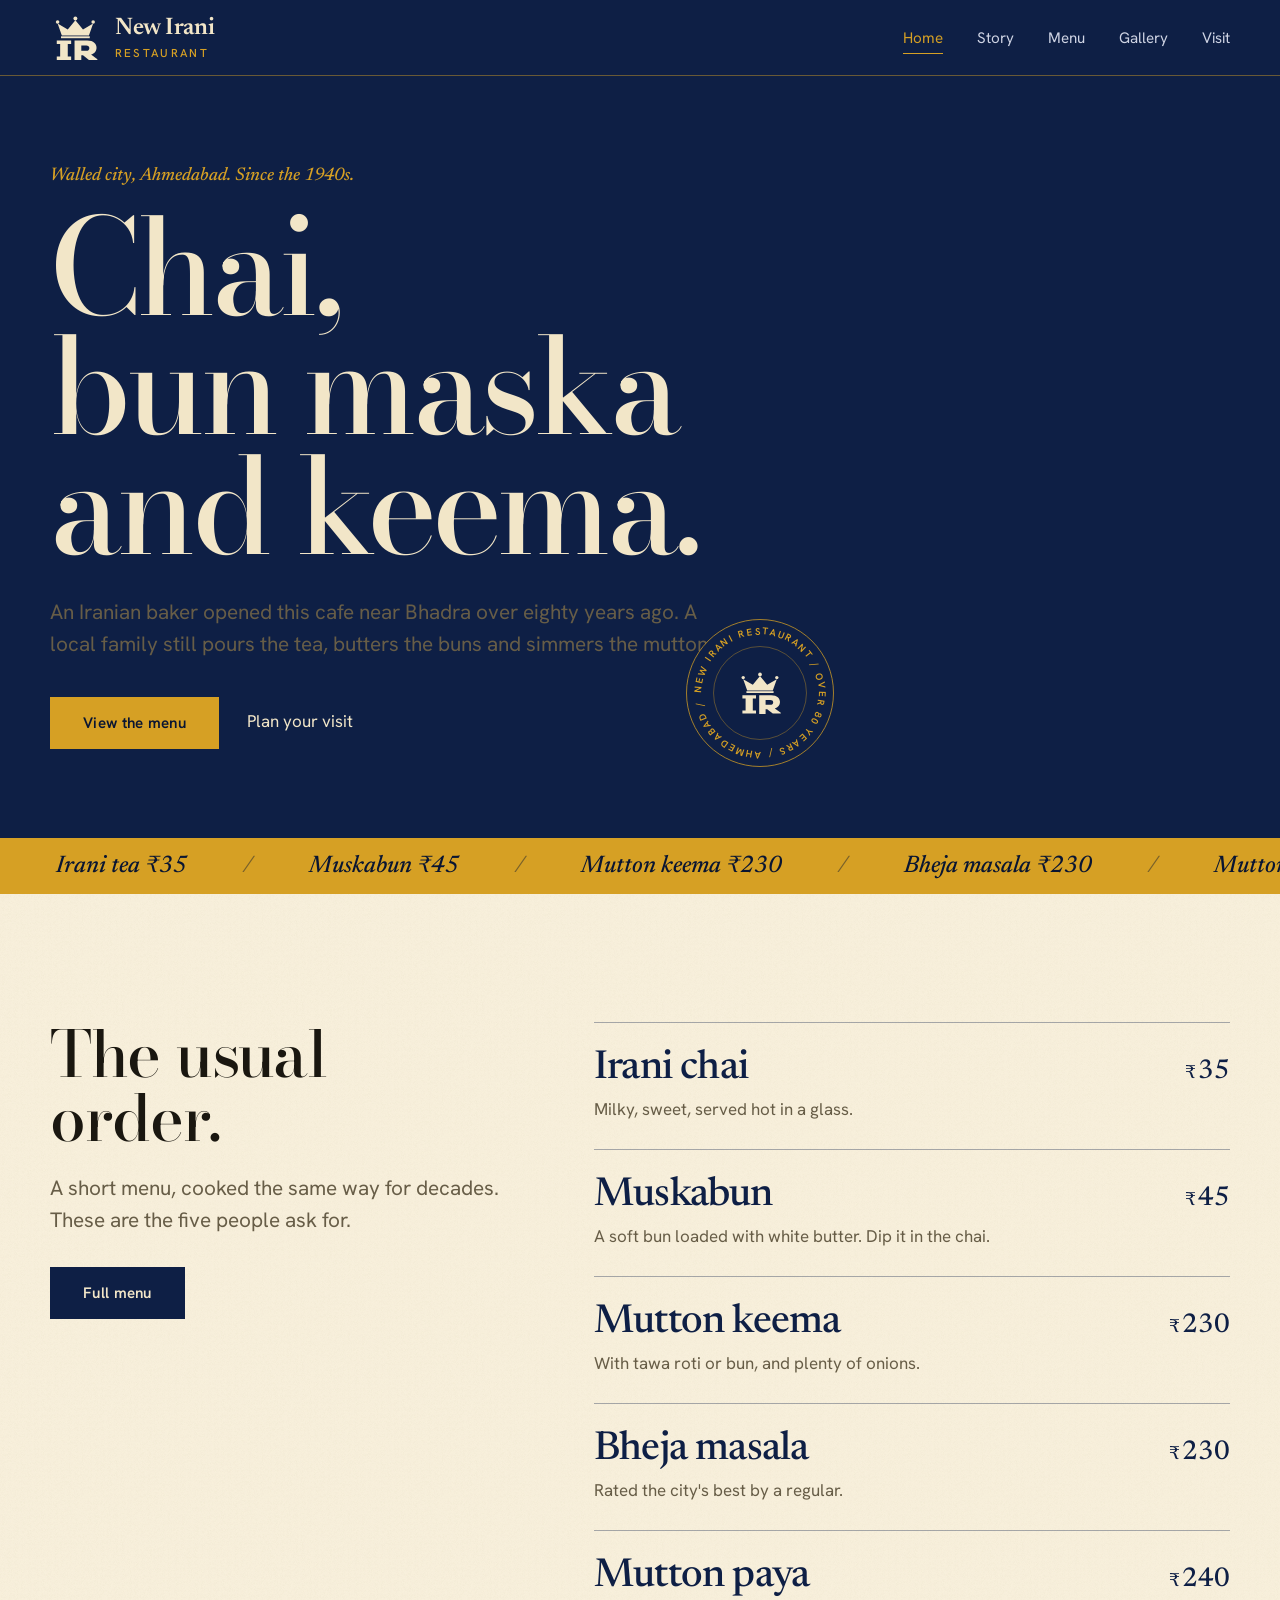
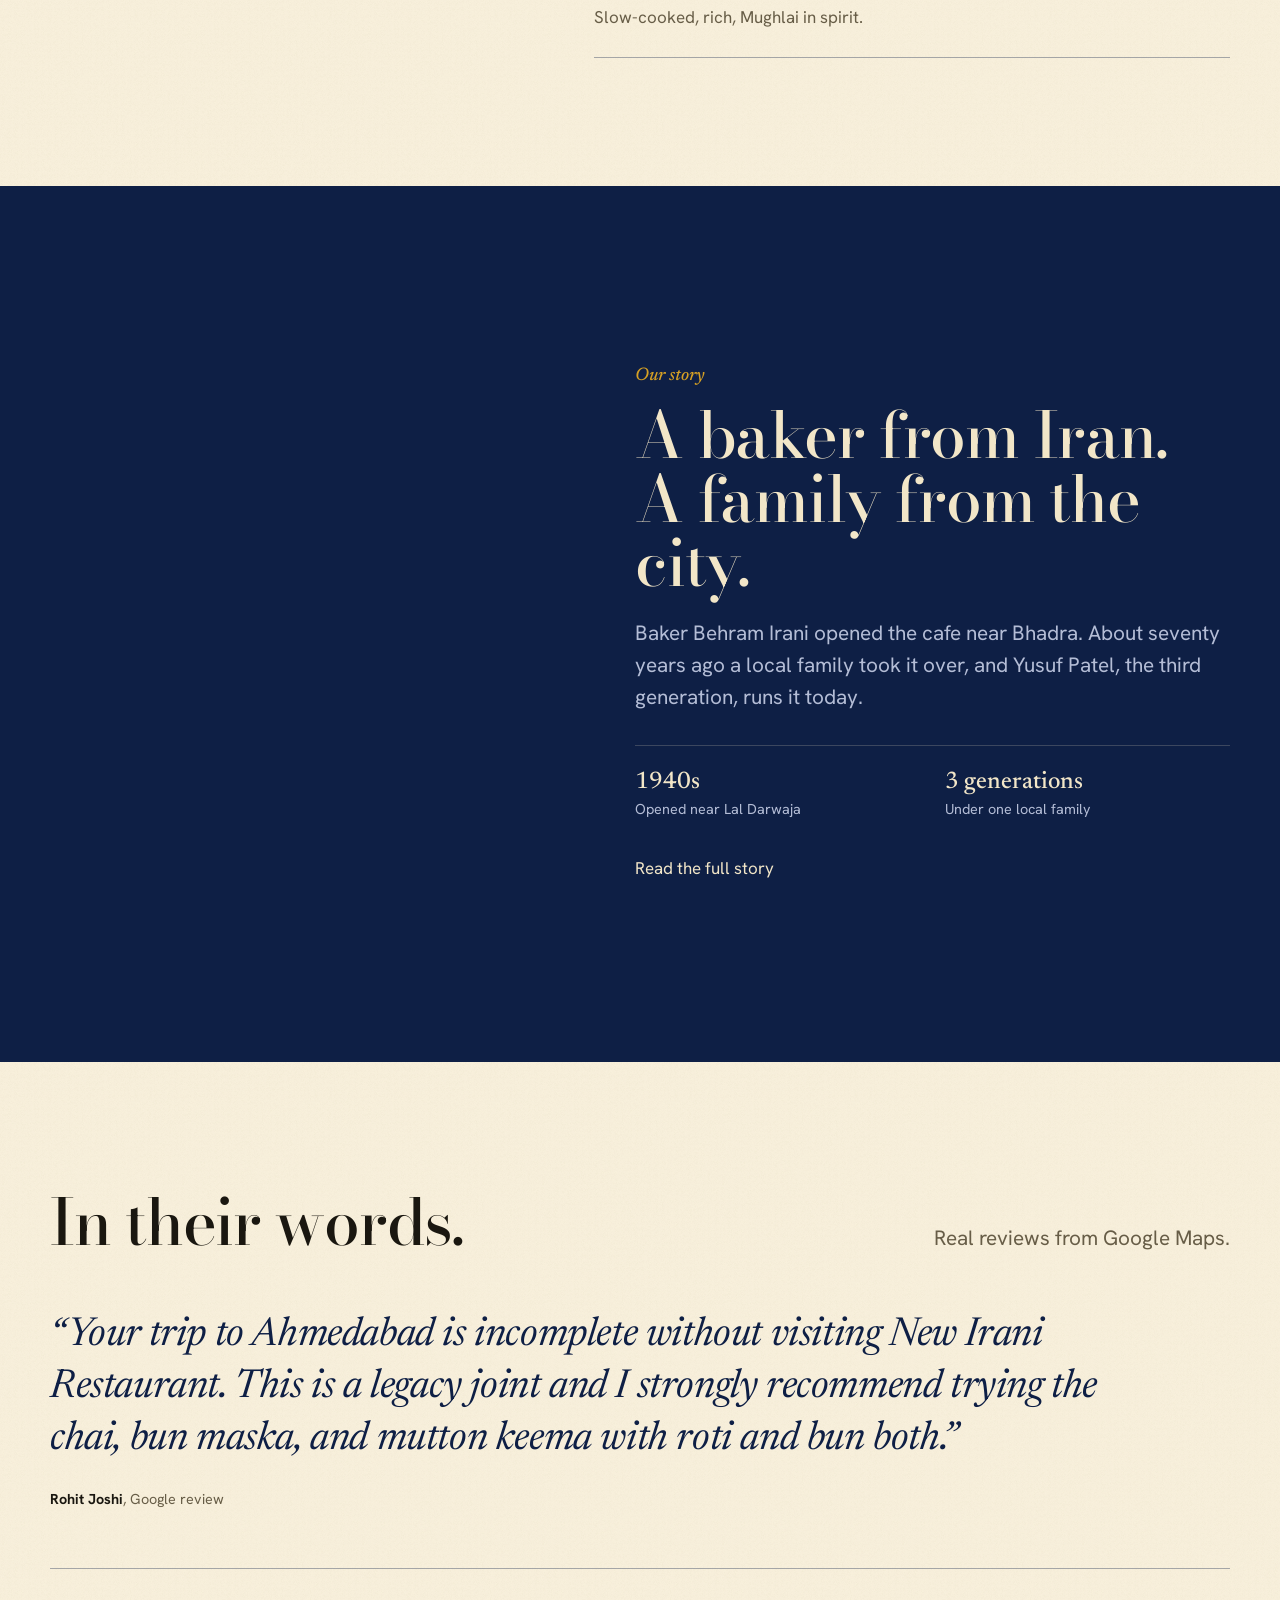
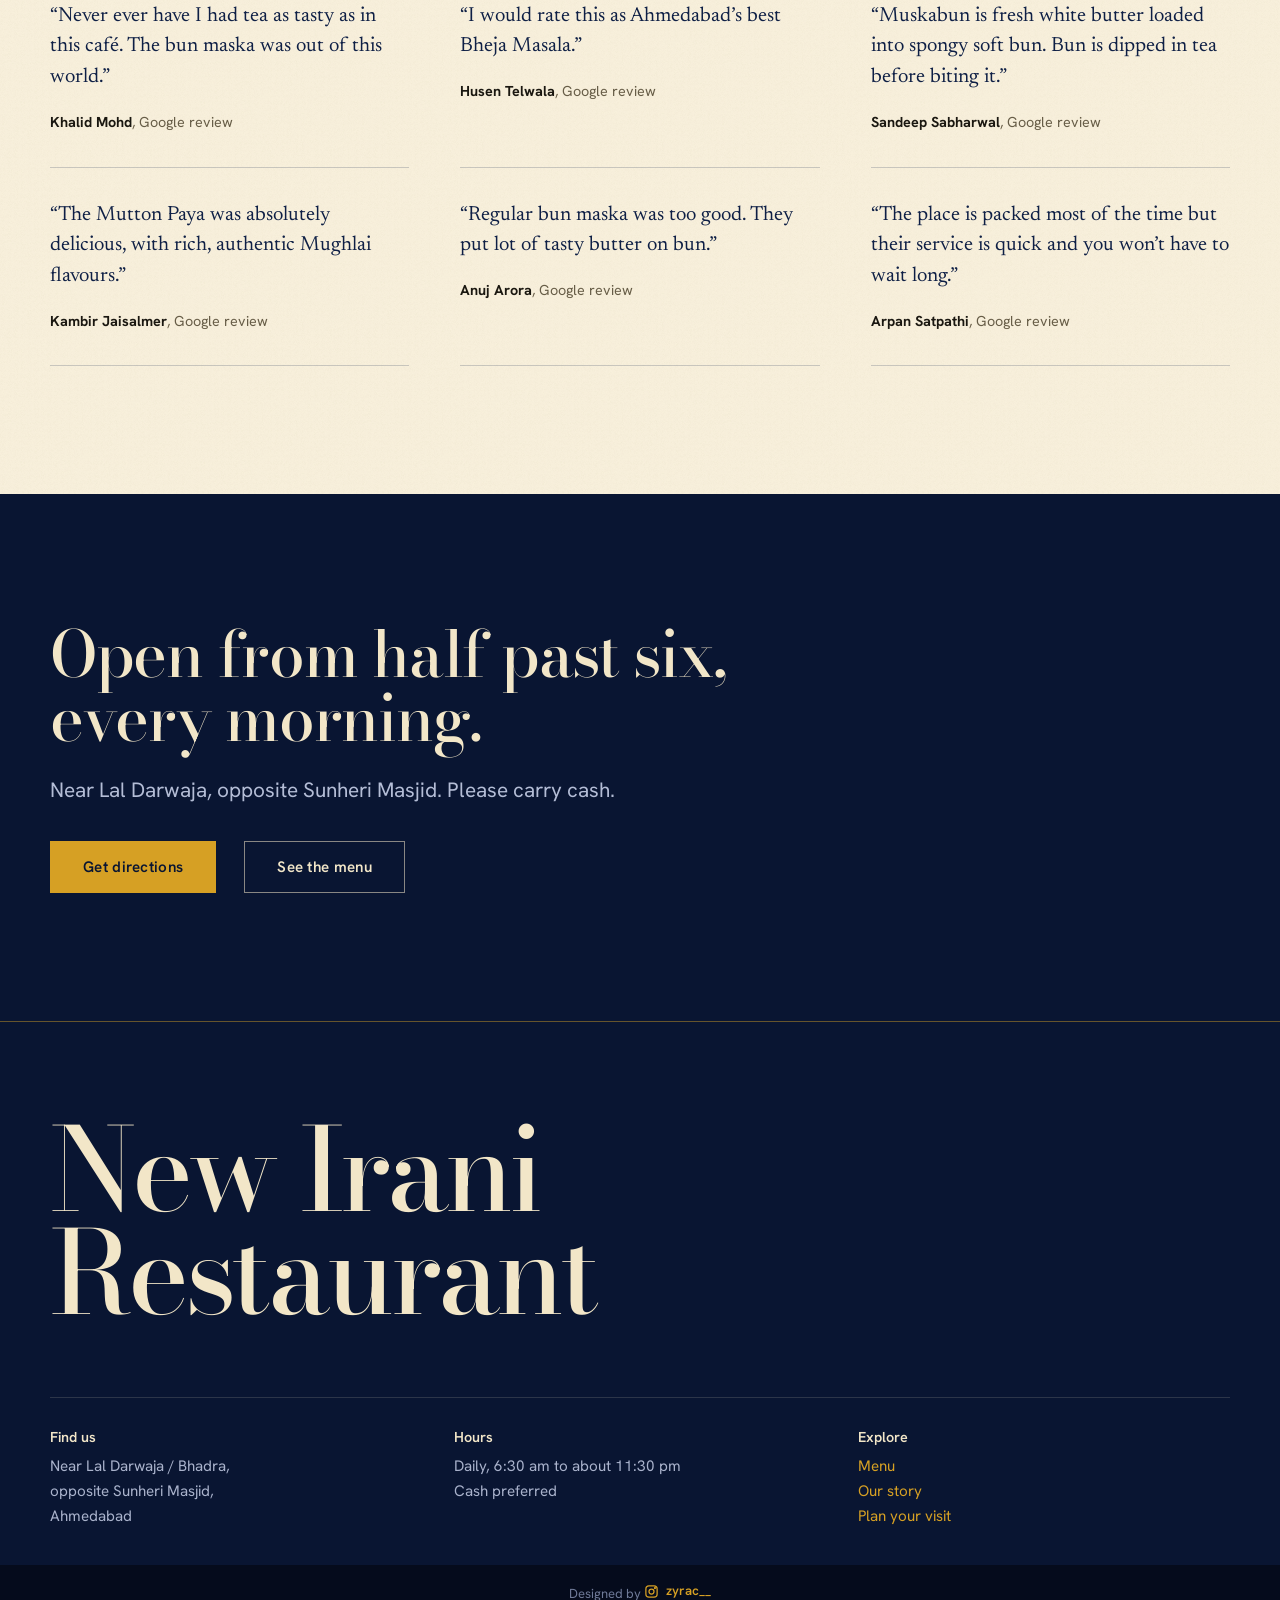
<file: index.html>
<!DOCTYPE html>
<html lang="en"><head><meta charset="utf-8"><meta name="viewport" content="width=device-width,initial-scale=1,viewport-fit=cover">
<title>Home | New Irani Restaurant, Ahmedabad</title>
<meta name="description" content="New Irani Restaurant, a heritage Irani cafe in Ahmedabad's walled city near Lal Darwaja. Irani chai, bun maska and mutton keema since the 1940s.">
<meta name="theme-color" content="#0E1F45">
<script>document.documentElement.className='js'</script>
<link rel="preconnect" href="https://fonts.googleapis.com"><link rel="preconnect" href="https://fonts.gstatic.com" crossorigin>
<link href="https://fonts.googleapis.com/css2?family=Bodoni+Moda:ital,opsz,wght@0,6..96,400..700;1,6..96,400..700&family=Newsreader:ital,opsz,wght@0,6..72,400..600;1,6..72,400..600&family=Hanken+Grotesk:wght@400;500;600&display=swap" rel="stylesheet">
<link rel="stylesheet" href="css/style.css"></head><body>
<a class="skip" href="#main">Skip to content</a>
<header class="site-header"><div class="wrap">
<a class="brand" href="index.html" aria-label="New Irani Restaurant, home"><svg viewBox="0 0 120 104" fill="currentColor" aria-hidden="true"><path d="M28 46 18 18l24 14 18-22 18 22 24-14-10 28z"/><circle cx="18" cy="14" r="4.2"/><circle cx="60" cy="6" r="4.6"/><circle cx="102" cy="14" r="4.2"/><rect x="26" y="48" width="68" height="4.5"/><path d="M16 58h34v8h-8v30h8v8H16v-8h8V66h-8z"/><path fill-rule="evenodd" d="M58 58h30c15 0 22 8 22 17 0 8-5 14-13 16l15 11v2H92L78 93h-4v13H58zM74 70h12c4 0 7 2 7 6s-3 6-7 6H74z"/></svg><span class="wm"><b>New Irani</b><i>RESTAURANT</i></span></a>
<button class="burger" aria-label="Menu" aria-expanded="false"><i></i><i></i></button>
<nav class="nav" aria-label="Main"><ul><li><a href="index.html" aria-current="page">Home</a></li><li><a href="story.html">Story</a></li><li><a href="menu.html">Menu</a></li><li><a href="gallery.html">Gallery</a></li><li><a href="visit.html">Visit</a></li></ul></nav></div></header>
<main id="main">
<section class="hero"><div class="wrap"><div class="txt"><p class="note fade">Walled city, Ahmedabad. Since the 1940s.</p>
<h1><span class="ln"><span style="--i:0">Chai,</span></span><span class="ln"><span style="--i:1">bun maska</span></span><span class="ln"><span style="--i:2">and keema.</span></span></h1>
<p class="lead fade">An Iranian baker opened this cafe near Bhadra over eighty years ago. A local family still pours the tea, butters the buns and simmers the mutton.</p>
<div class="row-btns fade"><a class="btn" href="menu.html">View the menu</a><a class="ul" href="visit.html">Plan your visit</a></div></div>
<div class="art"><div class="arch imgr"><div class="slot " data-img="images/hero.jpg" data-alt="Inside New Irani Restaurant"><svg class="wmk" viewBox="0 0 120 104" fill="currentColor" aria-hidden="true"><path d="M28 46 18 18l24 14 18-22 18 22 24-14-10 28z"/><circle cx="18" cy="14" r="4.2"/><circle cx="60" cy="6" r="4.6"/><circle cx="102" cy="14" r="4.2"/><rect x="26" y="48" width="68" height="4.5"/><path d="M16 58h34v8h-8v30h8v8H16v-8h8V66h-8z"/><path fill-rule="evenodd" d="M58 58h30c15 0 22 8 22 17 0 8-5 14-13 16l15 11v2H92L78 93h-4v13H58zM74 70h12c4 0 7 2 7 6s-3 6-7 6H74z"/></svg><span>Add images/hero.jpg</span></div></div><div class="seal" aria-hidden="true"><svg viewBox="0 0 200 200"><defs><path id="c" d="M100 100m-78 0a78 78 0 1 1 156 0a78 78 0 1 1-156 0"/></defs><circle cx="100" cy="100" r="98" fill="#0E1F45" stroke="#D6A024"/><circle cx="100" cy="100" r="62" fill="none" stroke="#D6A024" stroke-opacity=".5"/><text font-family="Hanken Grotesk,sans-serif" font-size="13" font-weight="600" fill="#D6A024" letter-spacing="3"><textPath href="#c" textLength="480">NEW IRANI RESTAURANT / OVER 80 YEARS / AHMEDABAD /</textPath></text></svg><div class="mk"><svg viewBox="0 0 120 104" fill="currentColor" aria-hidden="true"><path d="M28 46 18 18l24 14 18-22 18 22 24-14-10 28z"/><circle cx="18" cy="14" r="4.2"/><circle cx="60" cy="6" r="4.6"/><circle cx="102" cy="14" r="4.2"/><rect x="26" y="48" width="68" height="4.5"/><path d="M16 58h34v8h-8v30h8v8H16v-8h8V66h-8z"/><path fill-rule="evenodd" d="M58 58h30c15 0 22 8 22 17 0 8-5 14-13 16l15 11v2H92L78 93h-4v13H58zM74 70h12c4 0 7 2 7 6s-3 6-7 6H74z"/></svg></div></div></div></div></section>
<div class="mq" aria-hidden="true"><div><span>Irani tea &#8377;35</span><span>Muskabun &#8377;45</span><span>Mutton keema &#8377;230</span><span>Bheja masala &#8377;230</span><span>Mutton paya &#8377;240</span><span>Kaleji gurda &#8377;230</span><span>Egg bhurji &#8377;55</span><span>Sulemani tea &#8377;25</span><span>Irani tea &#8377;35</span><span>Muskabun &#8377;45</span><span>Mutton keema &#8377;230</span><span>Bheja masala &#8377;230</span><span>Mutton paya &#8377;240</span><span>Kaleji gurda &#8377;230</span><span>Egg bhurji &#8377;55</span><span>Sulemani tea &#8377;25</span></div></div>
<section class="sec"><div class="wrap order"><div class="stick"><h2 class="rv">The usual order.</h2><p class="lead rv" style="--d:.1s">A short menu, cooked the same way for decades. These are the five people ask for.</p><p class="rv" style="margin-top:30px;--d:.2s"><a class="btn d" href="menu.html">Full menu</a></p></div><div class="rv" style="--d:.1s"><a class="dish" href="menu.html"><div><h3>Irani chai</h3><p>Milky, sweet, served hot in a glass.</p></div><span class="pr">35</span></a><a class="dish" href="menu.html"><div><h3>Muskabun</h3><p>A soft bun loaded with white butter. Dip it in the chai.</p></div><span class="pr">45</span></a><a class="dish" href="menu.html"><div><h3>Mutton keema</h3><p>With tawa roti or bun, and plenty of onions.</p></div><span class="pr">230</span></a><a class="dish" href="menu.html"><div><h3>Bheja masala</h3><p>Rated the city's best by a regular.</p></div><span class="pr">230</span></a><a class="dish" href="menu.html"><div><h3>Mutton paya</h3><p>Slow-cooked, rich, Mughlai in spirit.</p></div><span class="pr">240</span></a></div></div></section>
<section class="sec on-blue"><div class="wrap split"><div class="arch imgr"><div class="slot " data-img="images/interior.jpg" data-alt="The arched dining hall"><svg class="wmk" viewBox="0 0 120 104" fill="currentColor" aria-hidden="true"><path d="M28 46 18 18l24 14 18-22 18 22 24-14-10 28z"/><circle cx="18" cy="14" r="4.2"/><circle cx="60" cy="6" r="4.6"/><circle cx="102" cy="14" r="4.2"/><rect x="26" y="48" width="68" height="4.5"/><path d="M16 58h34v8h-8v30h8v8H16v-8h8V66h-8z"/><path fill-rule="evenodd" d="M58 58h30c15 0 22 8 22 17 0 8-5 14-13 16l15 11v2H92L78 93h-4v13H58zM74 70h12c4 0 7 2 7 6s-3 6-7 6H74z"/></svg><span>Add images/interior.jpg</span></div></div>
<div class="rv"><p class="note" style="margin-bottom:18px">Our story</p><h2>A baker from Iran. A family from the city.</h2><p class="lead">Baker Behram Irani opened the cafe near Bhadra. About seventy years ago a local family took it over, and Yusuf Patel, the third generation, runs it today.</p>
<div class="facts"><div><b>1940s</b><span>Opened near Lal Darwaja</span></div><div><b>3 generations</b><span>Under one local family</span></div></div><a class="ul" href="story.html">Read the full story</a></div></div></section>
<section class="sec"><div class="wrap"><div class="rev-head"><h2 class="rv">In their words.</h2><p class="lead rv">Real reviews from Google Maps.</p></div>
<div class="feat rv"><blockquote>&ldquo;Your trip to Ahmedabad is incomplete without visiting New Irani Restaurant. This is a legacy joint and I strongly recommend trying the chai, bun maska, and mutton keema with roti and bun both.&rdquo;</blockquote><p class="who"><b>Rohit Joshi</b>, Google review</p></div>
<div class="rv-grid"><figure class="rv"><blockquote>&ldquo;Never ever have I had tea as tasty as in this caf&eacute;. The bun maska was out of this world.&rdquo;</blockquote><figcaption class="who"><b>Khalid Mohd</b>, Google review</figcaption></figure><figure class="rv"><blockquote>&ldquo;I would rate this as Ahmedabad&rsquo;s best Bheja Masala.&rdquo;</blockquote><figcaption class="who"><b>Husen Telwala</b>, Google review</figcaption></figure><figure class="rv"><blockquote>&ldquo;Muskabun is fresh white butter loaded into spongy soft bun. Bun is dipped in tea before biting it.&rdquo;</blockquote><figcaption class="who"><b>Sandeep Sabharwal</b>, Google review</figcaption></figure><figure class="rv"><blockquote>&ldquo;The Mutton Paya was absolutely delicious, with rich, authentic Mughlai flavours.&rdquo;</blockquote><figcaption class="who"><b>Kambir Jaisalmer</b>, Google review</figcaption></figure><figure class="rv"><blockquote>&ldquo;Regular bun maska was too good. They put lot of tasty butter on bun.&rdquo;</blockquote><figcaption class="who"><b>Anuj Arora</b>, Google review</figcaption></figure><figure class="rv"><blockquote>&ldquo;The place is packed most of the time but their service is quick and you won&rsquo;t have to wait long.&rdquo;</blockquote><figcaption class="who"><b>Arpan Satpathi</b>, Google review</figcaption></figure></div></div></section>
<section class="sec on-deep"><div class="wrap"><h2 class="rv" style="max-width:11em">Open from half past six, every morning.</h2><p class="lead rv" style="margin:24px 0 34px;--d:.1s">Near Lal Darwaja, opposite Sunheri Masjid. Please carry cash.</p><div class="row-btns rv" style="--d:.2s"><a class="btn" href="visit.html">Get directions</a><a class="btn o" href="menu.html">See the menu</a></div></div></section></main>
<footer class="site-footer"><div class="wrap"><p class="big">New Irani<br>Restaurant</p><div class="foot">
<div><h4>Find us</h4><p>Near Lal Darwaja / Bhadra,<br>opposite Sunheri Masjid,<br>Ahmedabad</p></div>
<div><h4>Hours</h4><p>Daily, 6:30 am to about 11:30 pm<br>Cash preferred</p></div>
<div><h4>Explore</h4><p><a class="ul" href="menu.html">Menu</a><br><a class="ul" href="story.html">Our story</a><br><a class="ul" href="visit.html">Plan your visit</a></p></div></div></div></footer>
<div class="credit">Designed by <a href="https://www.instagram.com/zyrac__/" target="_blank" rel="noopener" aria-label="zyrac__ on Instagram"><svg viewBox="0 0 24 24" fill="none" stroke="currentColor" stroke-width="2" aria-hidden="true"><rect x="3" y="3" width="18" height="18" rx="5"/><circle cx="12" cy="12" r="4"/><circle cx="17.5" cy="6.5" r=".8" fill="currentColor"/></svg>zyrac__</a></div>
<script src="js/main.js"></script></body></html>
</file>
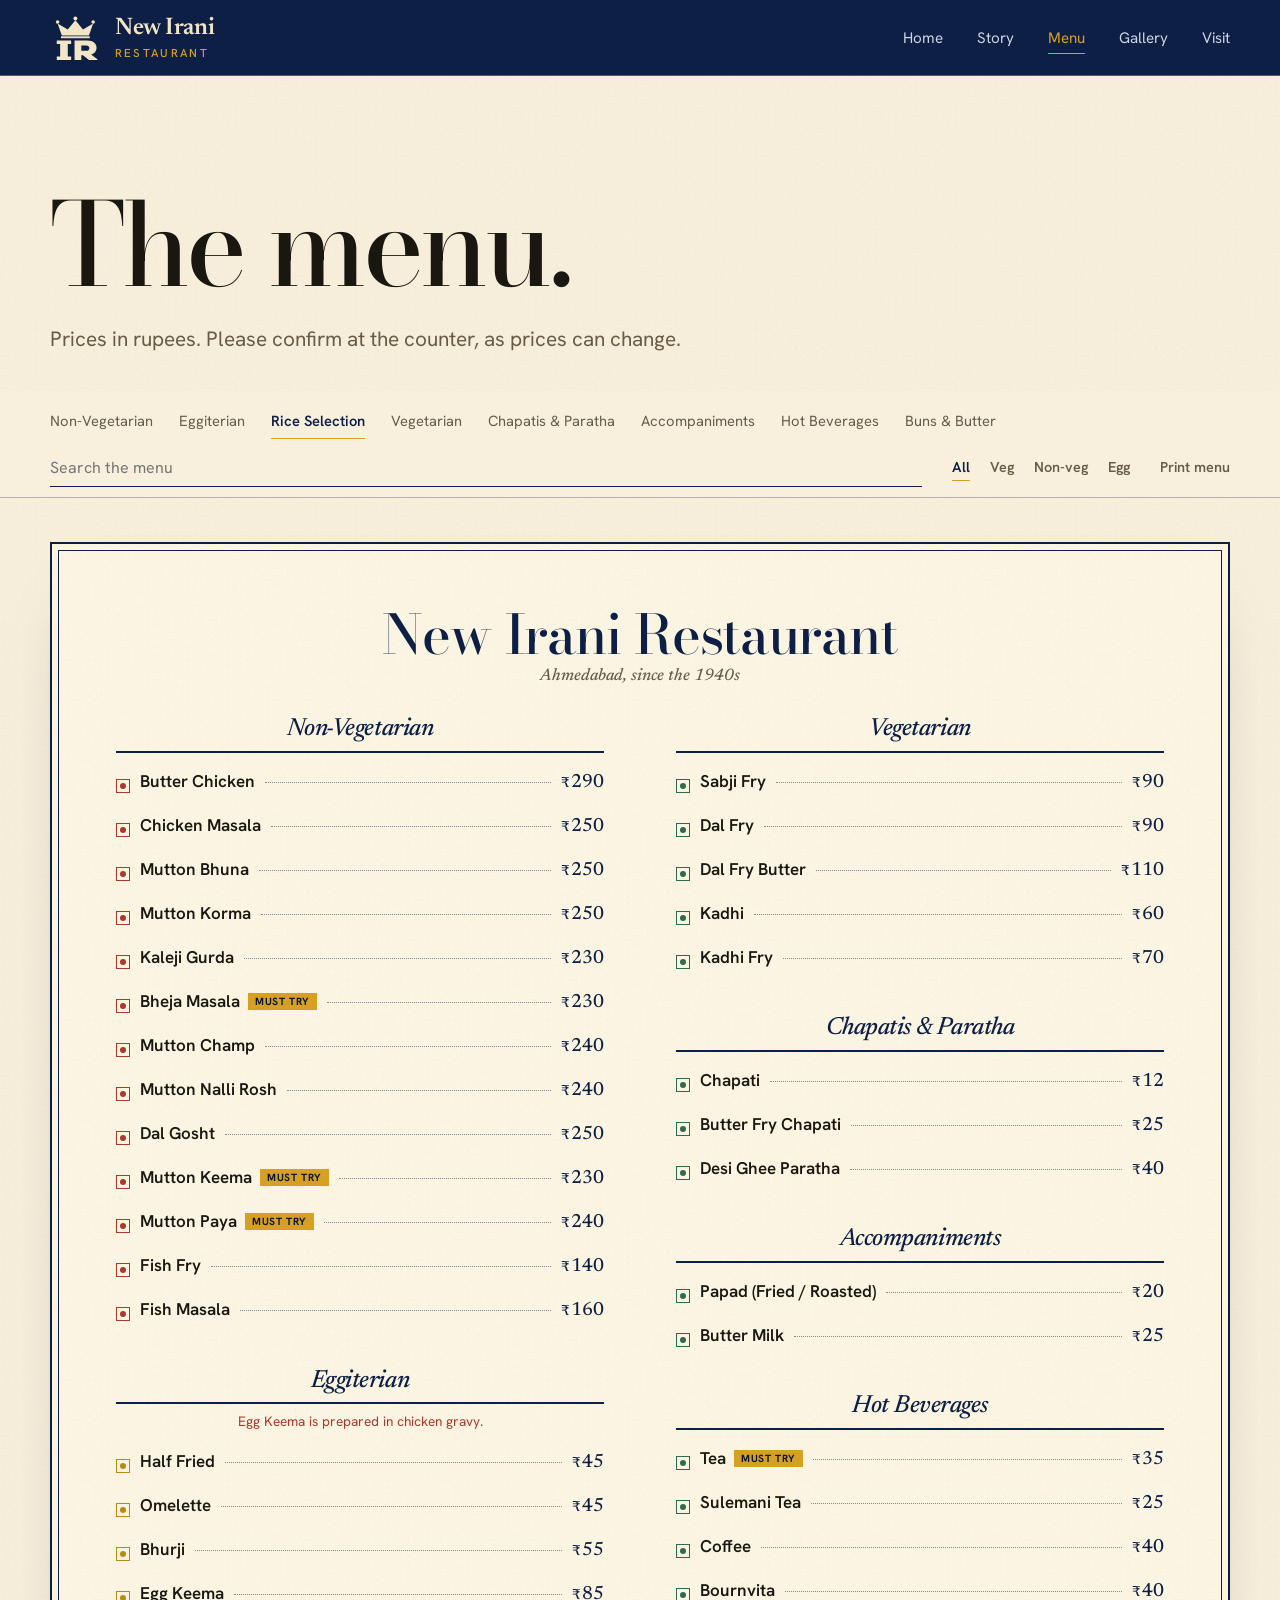
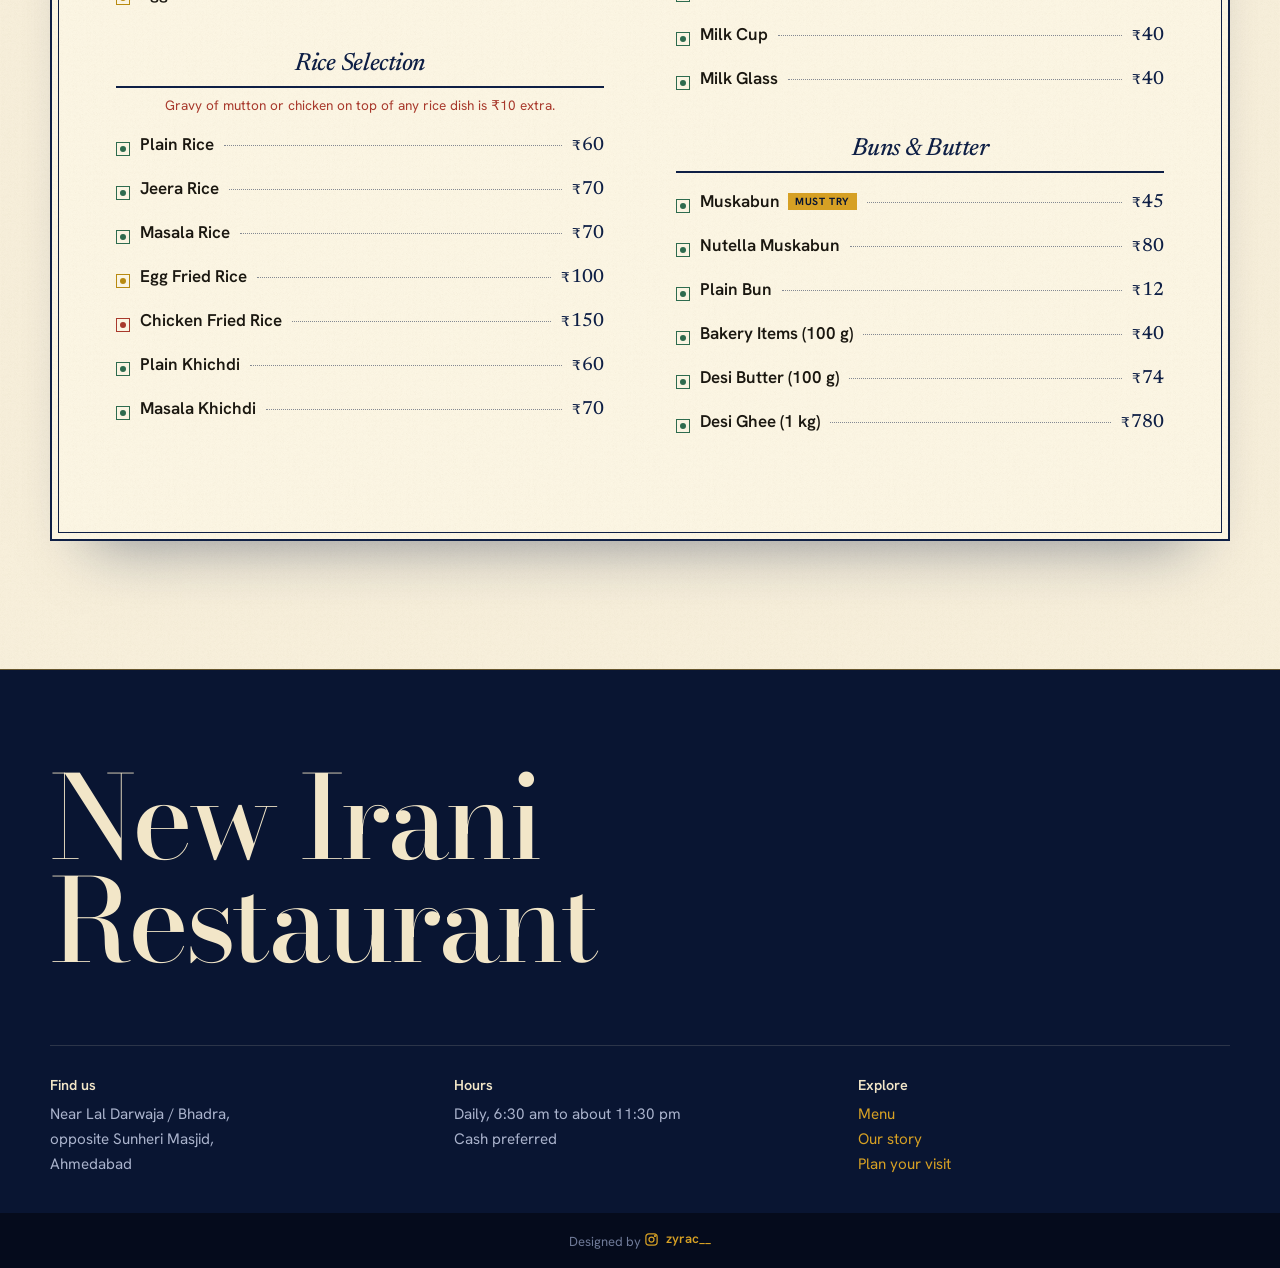
<file: menu.html>
<!DOCTYPE html>
<html lang="en"><head><meta charset="utf-8"><meta name="viewport" content="width=device-width,initial-scale=1,viewport-fit=cover">
<title>Menu | New Irani Restaurant, Ahmedabad</title>
<meta name="description" content="New Irani Restaurant, a heritage Irani cafe in Ahmedabad's walled city near Lal Darwaja. Irani chai, bun maska and mutton keema since the 1940s.">
<meta name="theme-color" content="#0E1F45">
<script>document.documentElement.className='js'</script>
<link rel="preconnect" href="https://fonts.googleapis.com"><link rel="preconnect" href="https://fonts.gstatic.com" crossorigin>
<link href="https://fonts.googleapis.com/css2?family=Bodoni+Moda:ital,opsz,wght@0,6..96,400..700;1,6..96,400..700&family=Newsreader:ital,opsz,wght@0,6..72,400..600;1,6..72,400..600&family=Hanken+Grotesk:wght@400;500;600&display=swap" rel="stylesheet">
<link rel="stylesheet" href="css/style.css"></head><body>
<a class="skip" href="#main">Skip to content</a>
<header class="site-header"><div class="wrap">
<a class="brand" href="index.html" aria-label="New Irani Restaurant, home"><svg viewBox="0 0 120 104" fill="currentColor" aria-hidden="true"><path d="M28 46 18 18l24 14 18-22 18 22 24-14-10 28z"/><circle cx="18" cy="14" r="4.2"/><circle cx="60" cy="6" r="4.6"/><circle cx="102" cy="14" r="4.2"/><rect x="26" y="48" width="68" height="4.5"/><path d="M16 58h34v8h-8v30h8v8H16v-8h8V66h-8z"/><path fill-rule="evenodd" d="M58 58h30c15 0 22 8 22 17 0 8-5 14-13 16l15 11v2H92L78 93h-4v13H58zM74 70h12c4 0 7 2 7 6s-3 6-7 6H74z"/></svg><span class="wm"><b>New Irani</b><i>RESTAURANT</i></span></a>
<button class="burger" aria-label="Menu" aria-expanded="false"><i></i><i></i></button>
<nav class="nav" aria-label="Main"><ul><li><a href="index.html">Home</a></li><li><a href="story.html">Story</a></li><li><a href="menu.html" aria-current="page">Menu</a></li><li><a href="gallery.html">Gallery</a></li><li><a href="visit.html">Visit</a></li></ul></nav></div></header>
<main id="main">
<section class="ph" style="padding-bottom:36px"><div class="wrap"><h1 class="rv">The menu.</h1><p class="lead rv" style="--d:.1s">Prices in rupees. Please confirm at the counter, as prices can change.</p></div></section>
<div class="tools"><div class="wrap"><div class="tabs" id="tabs" aria-label="Menu sections"></div>
<div class="ctl"><input class="search" id="search" type="search" placeholder="Search the menu" aria-label="Search the menu">
<div class="flt" role="group" aria-label="Filter by type"><button class="on" data-type="all">All</button><button data-type="v">Veg</button><button data-type="nv">Non-veg</button><button data-type="egg">Egg</button></div>
<button class="lnk noprint" id="print">Print menu</button></div></div></div>
<section class="sec" style="padding-top:0"><div class="wrap"><div class="sheet"><div class="sheet-h"><h2>New Irani Restaurant</h2><p>Ahmedabad, since the 1940s</p></div><div class="cols" id="menu"></div><p class="empty" id="empty">No dishes match. Clear the search or choose another filter.</p></div></div></section></main>
<footer class="site-footer"><div class="wrap"><p class="big">New Irani<br>Restaurant</p><div class="foot">
<div><h4>Find us</h4><p>Near Lal Darwaja / Bhadra,<br>opposite Sunheri Masjid,<br>Ahmedabad</p></div>
<div><h4>Hours</h4><p>Daily, 6:30 am to about 11:30 pm<br>Cash preferred</p></div>
<div><h4>Explore</h4><p><a class="ul" href="menu.html">Menu</a><br><a class="ul" href="story.html">Our story</a><br><a class="ul" href="visit.html">Plan your visit</a></p></div></div></div></footer>
<div class="credit">Designed by <a href="https://www.instagram.com/zyrac__/" target="_blank" rel="noopener" aria-label="zyrac__ on Instagram"><svg viewBox="0 0 24 24" fill="none" stroke="currentColor" stroke-width="2" aria-hidden="true"><rect x="3" y="3" width="18" height="18" rx="5"/><circle cx="12" cy="12" r="4"/><circle cx="17.5" cy="6.5" r=".8" fill="currentColor"/></svg>zyrac__</a></div>
<script src="js/main.js"></script><script src="js/menu.js"></script></body></html>
</file>
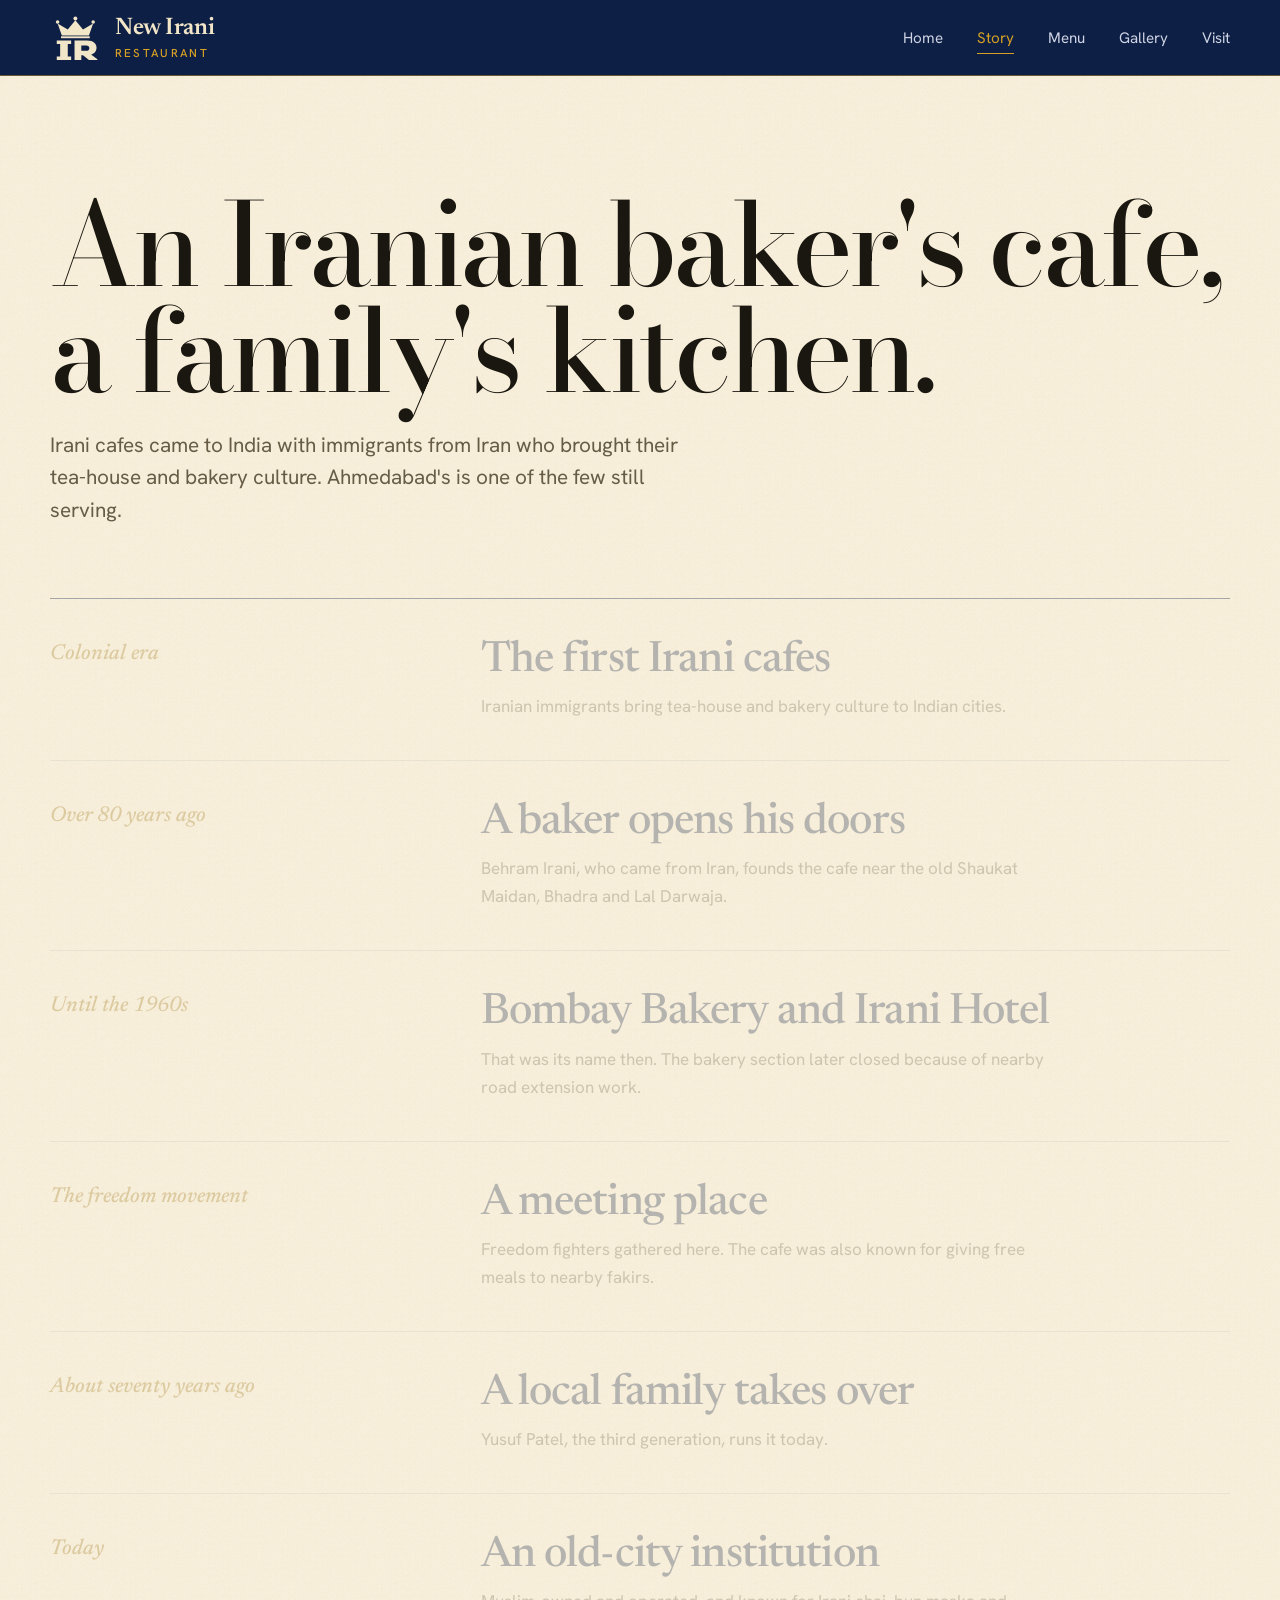
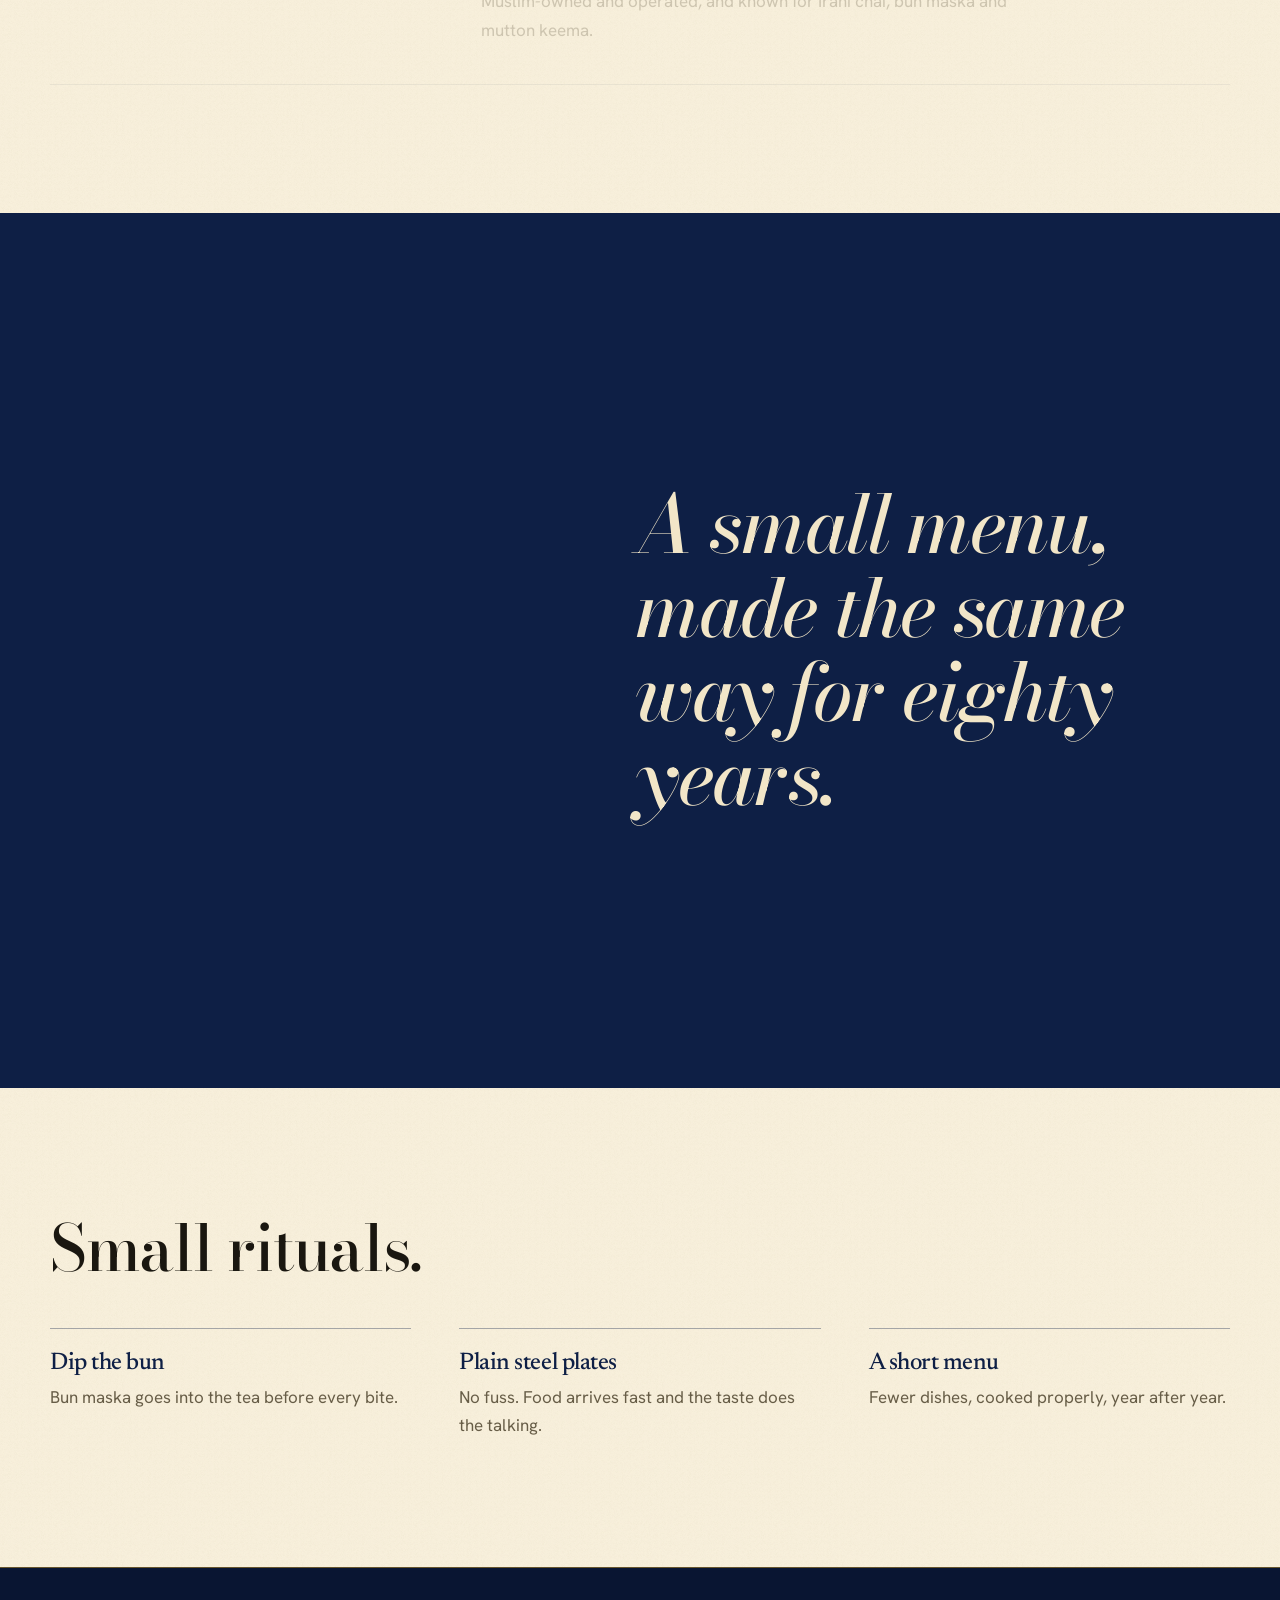
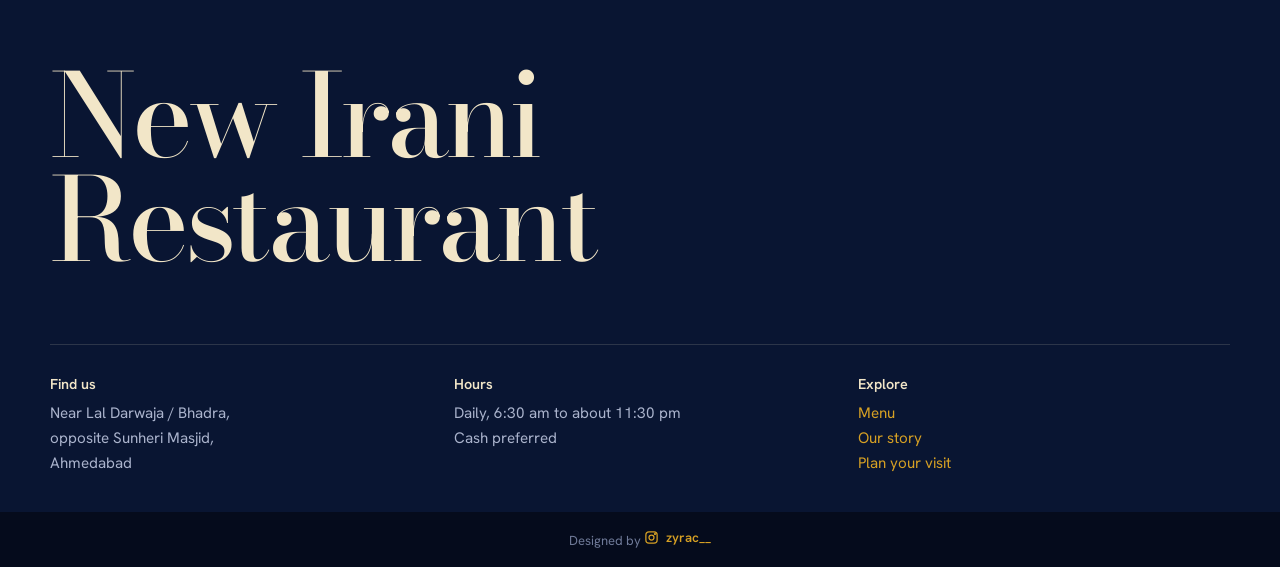
<file: story.html>
<!DOCTYPE html>
<html lang="en"><head><meta charset="utf-8"><meta name="viewport" content="width=device-width,initial-scale=1,viewport-fit=cover">
<title>Our Story | New Irani Restaurant, Ahmedabad</title>
<meta name="description" content="New Irani Restaurant, a heritage Irani cafe in Ahmedabad's walled city near Lal Darwaja. Irani chai, bun maska and mutton keema since the 1940s.">
<meta name="theme-color" content="#0E1F45">
<script>document.documentElement.className='js'</script>
<link rel="preconnect" href="https://fonts.googleapis.com"><link rel="preconnect" href="https://fonts.gstatic.com" crossorigin>
<link href="https://fonts.googleapis.com/css2?family=Bodoni+Moda:ital,opsz,wght@0,6..96,400..700;1,6..96,400..700&family=Newsreader:ital,opsz,wght@0,6..72,400..600;1,6..72,400..600&family=Hanken+Grotesk:wght@400;500;600&display=swap" rel="stylesheet">
<link rel="stylesheet" href="css/style.css"></head><body>
<a class="skip" href="#main">Skip to content</a>
<header class="site-header"><div class="wrap">
<a class="brand" href="index.html" aria-label="New Irani Restaurant, home"><svg viewBox="0 0 120 104" fill="currentColor" aria-hidden="true"><path d="M28 46 18 18l24 14 18-22 18 22 24-14-10 28z"/><circle cx="18" cy="14" r="4.2"/><circle cx="60" cy="6" r="4.6"/><circle cx="102" cy="14" r="4.2"/><rect x="26" y="48" width="68" height="4.5"/><path d="M16 58h34v8h-8v30h8v8H16v-8h8V66h-8z"/><path fill-rule="evenodd" d="M58 58h30c15 0 22 8 22 17 0 8-5 14-13 16l15 11v2H92L78 93h-4v13H58zM74 70h12c4 0 7 2 7 6s-3 6-7 6H74z"/></svg><span class="wm"><b>New Irani</b><i>RESTAURANT</i></span></a>
<button class="burger" aria-label="Menu" aria-expanded="false"><i></i><i></i></button>
<nav class="nav" aria-label="Main"><ul><li><a href="index.html">Home</a></li><li><a href="story.html" aria-current="page">Story</a></li><li><a href="menu.html">Menu</a></li><li><a href="gallery.html">Gallery</a></li><li><a href="visit.html">Visit</a></li></ul></nav></div></header>
<main id="main">
<section class="ph"><div class="wrap"><h1 class="rv">An Iranian baker's cafe,<br>a family's kitchen.</h1><p class="lead rv" style="--d:.1s">Irani cafes came to India with immigrants from Iran who brought their tea-house and bakery culture. Ahmedabad's is one of the few still serving.</p></div></section>
<section class="sec" style="padding-top:0"><div class="wrap"><div class="ledger">
<div class="lr"><div><small>Colonial era</small></div><div><h3>The first Irani cafes</h3><p>Iranian immigrants bring tea-house and bakery culture to Indian cities.</p></div></div>
<div class="lr"><div><small>Over 80 years ago</small></div><div><h3>A baker opens his doors</h3><p>Behram Irani, who came from Iran, founds the cafe near the old Shaukat Maidan, Bhadra and Lal Darwaja.</p></div></div>
<div class="lr"><div><small>Until the 1960s</small></div><div><h3>Bombay Bakery and Irani Hotel</h3><p>That was its name then. The bakery section later closed because of nearby road extension work.</p></div></div>
<div class="lr"><div><small>The freedom movement</small></div><div><h3>A meeting place</h3><p>Freedom fighters gathered here. The cafe was also known for giving free meals to nearby fakirs.</p></div></div>
<div class="lr"><div><small>About seventy years ago</small></div><div><h3>A local family takes over</h3><p>Yusuf Patel, the third generation, runs it today.</p></div></div>
<div class="lr"><div><small>Today</small></div><div><h3>An old-city institution</h3><p>Muslim-owned and operated, and known for Irani chai, bun maska and mutton keema.</p></div></div></div></div></section>
<section class="sec on-blue"><div class="wrap split"><div class="arch imgr"><div class="slot " data-img="images/storefront.jpg" data-alt="The storefront near Lal Darwaja"><svg class="wmk" viewBox="0 0 120 104" fill="currentColor" aria-hidden="true"><path d="M28 46 18 18l24 14 18-22 18 22 24-14-10 28z"/><circle cx="18" cy="14" r="4.2"/><circle cx="60" cy="6" r="4.6"/><circle cx="102" cy="14" r="4.2"/><rect x="26" y="48" width="68" height="4.5"/><path d="M16 58h34v8h-8v30h8v8H16v-8h8V66h-8z"/><path fill-rule="evenodd" d="M58 58h30c15 0 22 8 22 17 0 8-5 14-13 16l15 11v2H92L78 93h-4v13H58zM74 70h12c4 0 7 2 7 6s-3 6-7 6H74z"/></svg><span>Add images/storefront.jpg</span></div></div><p class="pull rv">A small menu, made the same way for eighty years.</p></div></section>
<section class="sec"><div class="wrap"><h2 class="rv">Small rituals.</h2><div class="cols3">
<div class="rv"><h3>Dip the bun</h3><p>Bun maska goes into the tea before every bite.</p></div>
<div class="rv" style="--d:.1s"><h3>Plain steel plates</h3><p>No fuss. Food arrives fast and the taste does the talking.</p></div>
<div class="rv" style="--d:.2s"><h3>A short menu</h3><p>Fewer dishes, cooked properly, year after year.</p></div></div></div></section></main>
<footer class="site-footer"><div class="wrap"><p class="big">New Irani<br>Restaurant</p><div class="foot">
<div><h4>Find us</h4><p>Near Lal Darwaja / Bhadra,<br>opposite Sunheri Masjid,<br>Ahmedabad</p></div>
<div><h4>Hours</h4><p>Daily, 6:30 am to about 11:30 pm<br>Cash preferred</p></div>
<div><h4>Explore</h4><p><a class="ul" href="menu.html">Menu</a><br><a class="ul" href="story.html">Our story</a><br><a class="ul" href="visit.html">Plan your visit</a></p></div></div></div></footer>
<div class="credit">Designed by <a href="https://www.instagram.com/zyrac__/" target="_blank" rel="noopener" aria-label="zyrac__ on Instagram"><svg viewBox="0 0 24 24" fill="none" stroke="currentColor" stroke-width="2" aria-hidden="true"><rect x="3" y="3" width="18" height="18" rx="5"/><circle cx="12" cy="12" r="4"/><circle cx="17.5" cy="6.5" r=".8" fill="currentColor"/></svg>zyrac__</a></div>
<script src="js/main.js"></script></body></html>
</file>
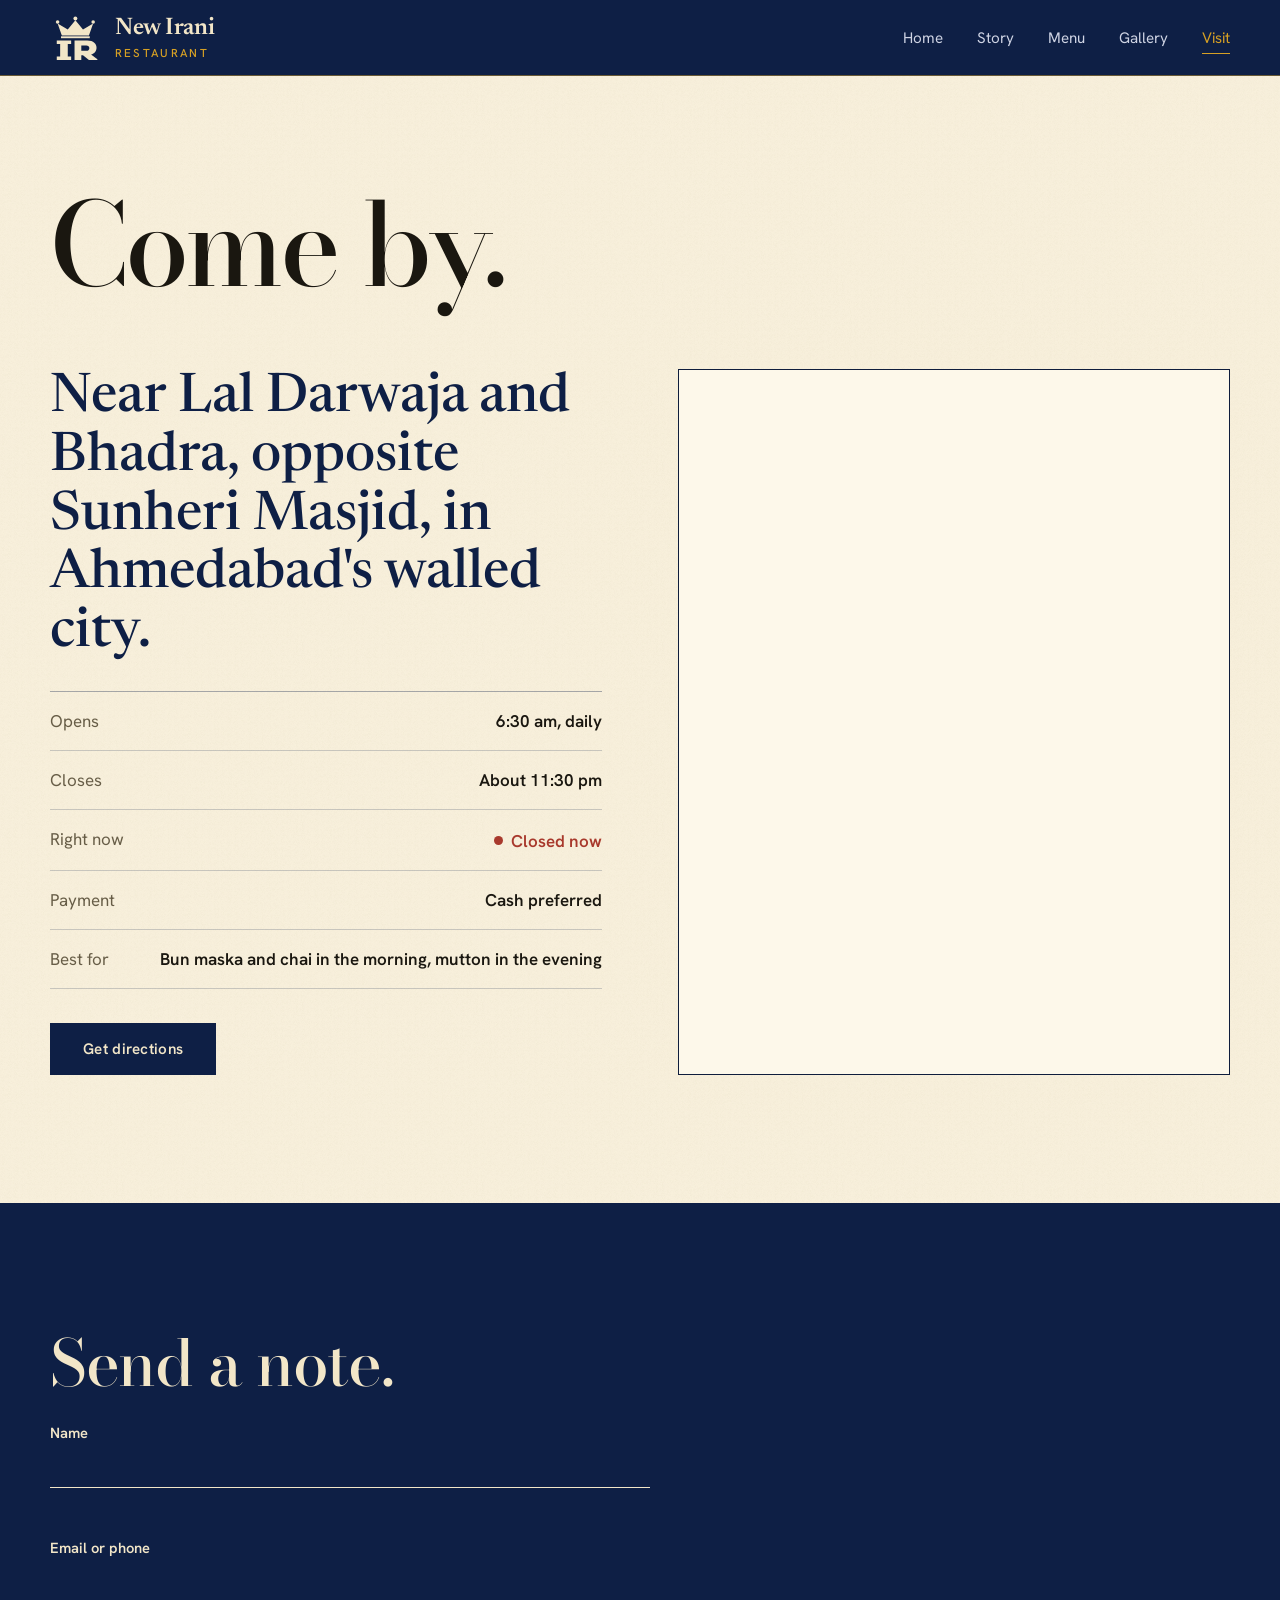
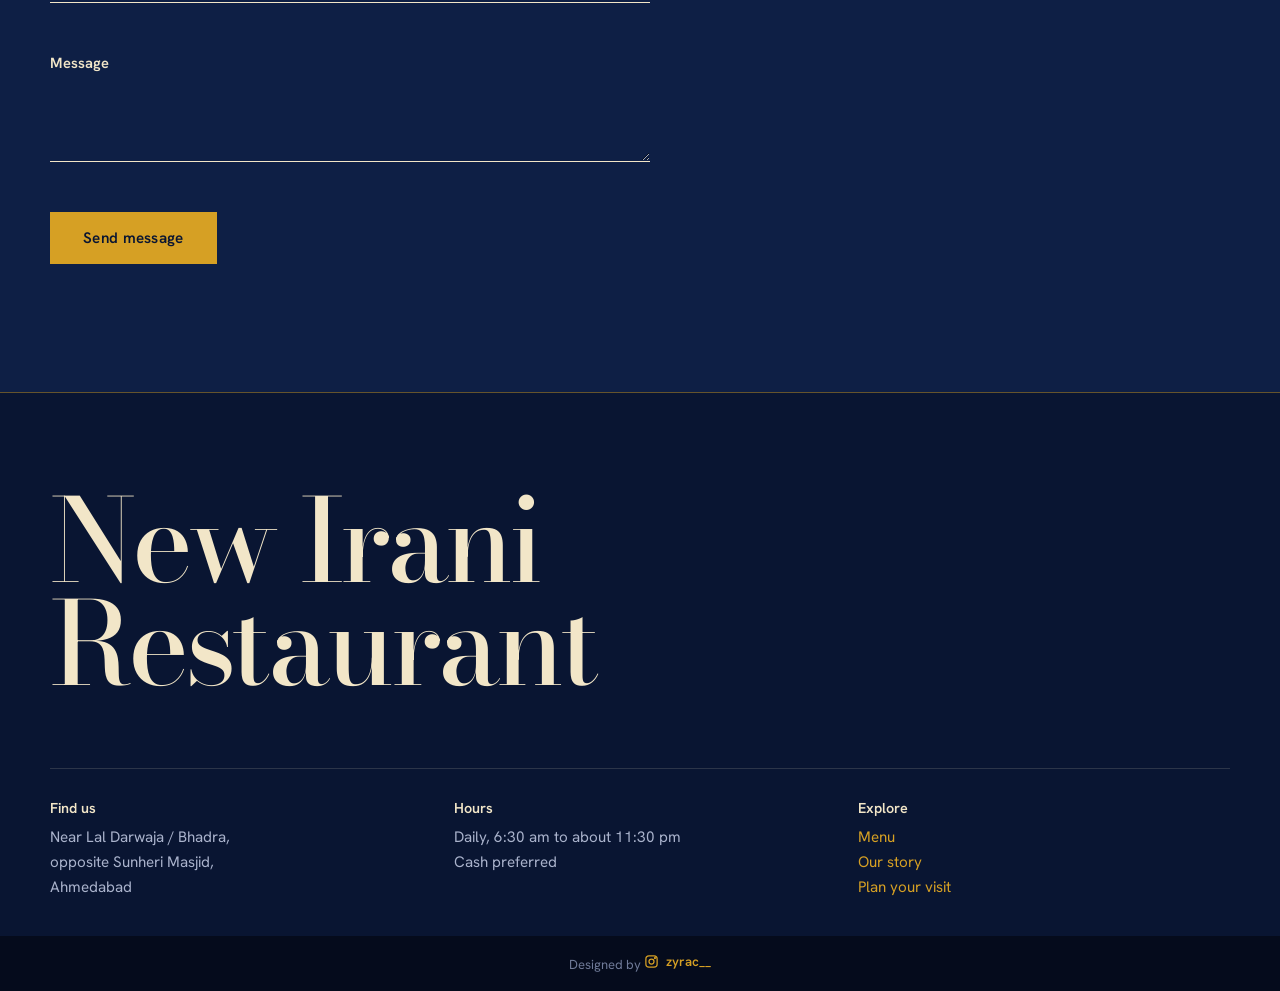
<file: visit.html>
<!DOCTYPE html>
<html lang="en"><head><meta charset="utf-8"><meta name="viewport" content="width=device-width,initial-scale=1,viewport-fit=cover">
<title>Visit | New Irani Restaurant, Ahmedabad</title>
<meta name="description" content="New Irani Restaurant, a heritage Irani cafe in Ahmedabad's walled city near Lal Darwaja. Irani chai, bun maska and mutton keema since the 1940s.">
<meta name="theme-color" content="#0E1F45">
<script>document.documentElement.className='js'</script>
<link rel="preconnect" href="https://fonts.googleapis.com"><link rel="preconnect" href="https://fonts.gstatic.com" crossorigin>
<link href="https://fonts.googleapis.com/css2?family=Bodoni+Moda:ital,opsz,wght@0,6..96,400..700;1,6..96,400..700&family=Newsreader:ital,opsz,wght@0,6..72,400..600;1,6..72,400..600&family=Hanken+Grotesk:wght@400;500;600&display=swap" rel="stylesheet">
<link rel="stylesheet" href="css/style.css"></head><body>
<a class="skip" href="#main">Skip to content</a>
<header class="site-header"><div class="wrap">
<a class="brand" href="index.html" aria-label="New Irani Restaurant, home"><svg viewBox="0 0 120 104" fill="currentColor" aria-hidden="true"><path d="M28 46 18 18l24 14 18-22 18 22 24-14-10 28z"/><circle cx="18" cy="14" r="4.2"/><circle cx="60" cy="6" r="4.6"/><circle cx="102" cy="14" r="4.2"/><rect x="26" y="48" width="68" height="4.5"/><path d="M16 58h34v8h-8v30h8v8H16v-8h8V66h-8z"/><path fill-rule="evenodd" d="M58 58h30c15 0 22 8 22 17 0 8-5 14-13 16l15 11v2H92L78 93h-4v13H58zM74 70h12c4 0 7 2 7 6s-3 6-7 6H74z"/></svg><span class="wm"><b>New Irani</b><i>RESTAURANT</i></span></a>
<button class="burger" aria-label="Menu" aria-expanded="false"><i></i><i></i></button>
<nav class="nav" aria-label="Main"><ul><li><a href="index.html">Home</a></li><li><a href="story.html">Story</a></li><li><a href="menu.html">Menu</a></li><li><a href="gallery.html">Gallery</a></li><li><a href="visit.html" aria-current="page">Visit</a></li></ul></nav></div></header>
<main id="main">
<section class="ph"><div class="wrap"><h1 class="rv">Come by.</h1></div></section>
<section class="sec" style="padding-top:0"><div class="wrap vgrid"><div>
<p class="addr rv">Near Lal Darwaja and Bhadra, opposite Sunheri Masjid, in Ahmedabad's walled city.</p>
<dl class="tbl rv"><div><dt>Opens</dt><dd>6:30 am, daily</dd></div><div><dt>Closes</dt><dd>About 11:30 pm</dd></div><div><dt>Right now</dt><dd><span class="status" id="status">Checking</span></dd></div><div><dt>Payment</dt><dd>Cash preferred</dd></div><div><dt>Best for</dt><dd>Bun maska and chai in the morning, mutton in the evening</dd></div></dl>
<a class="btn d rv" target="_blank" rel="noopener" href="https://www.google.com/maps/search/?api=1&query=New+Irani+Restaurant+Ahmedabad">Get directions</a></div>
<iframe class="map rv" title="Map to New Irani Restaurant" loading="lazy" src="https://www.google.com/maps?q=New+Irani+Restaurant+Ahmedabad&output=embed"></iframe></div></section>
<section class="sec on-blue"><div class="wrap"><h2 class="rv">Send a note.</h2>
<form class="form" id="enquiry" novalidate style="color:var(--cream)"><label for="name">Name</label><input id="name" autocomplete="name" style="color:var(--cream);border-color:var(--cream)"><div class="err" id="name-e" style="color:#ffb4a8"></div>
<label for="contact">Email or phone</label><input id="contact" autocomplete="email" style="color:var(--cream);border-color:var(--cream)"><div class="err" id="contact-e" style="color:#ffb4a8"></div>
<label for="msg">Message</label><textarea id="msg" rows="3" style="color:var(--cream);border-color:var(--cream)"></textarea><div class="err" id="msg-e" style="color:#ffb4a8"></div>
<p style="margin-top:20px"><button class="btn" type="submit">Send message</button></p></form>
<div class="thanks" role="status" style="color:#9fe0bc;border-color:#9fe0bc">Thank you. We have your message.</div></div></section></main>
<footer class="site-footer"><div class="wrap"><p class="big">New Irani<br>Restaurant</p><div class="foot">
<div><h4>Find us</h4><p>Near Lal Darwaja / Bhadra,<br>opposite Sunheri Masjid,<br>Ahmedabad</p></div>
<div><h4>Hours</h4><p>Daily, 6:30 am to about 11:30 pm<br>Cash preferred</p></div>
<div><h4>Explore</h4><p><a class="ul" href="menu.html">Menu</a><br><a class="ul" href="story.html">Our story</a><br><a class="ul" href="visit.html">Plan your visit</a></p></div></div></div></footer>
<div class="credit">Designed by <a href="https://www.instagram.com/zyrac__/" target="_blank" rel="noopener" aria-label="zyrac__ on Instagram"><svg viewBox="0 0 24 24" fill="none" stroke="currentColor" stroke-width="2" aria-hidden="true"><rect x="3" y="3" width="18" height="18" rx="5"/><circle cx="12" cy="12" r="4"/><circle cx="17.5" cy="6.5" r=".8" fill="currentColor"/></svg>zyrac__</a></div>
<script src="js/main.js"></script></body></html>
</file>
<file: css/style.css>
/* ===== Tokens ===== */
:root{
  --blue:#0E1F45; --blue2:#15295C; --deep:#091532;  /* signboard blues */
  --cream:#F2E6C8; --paper:#F8F0DC;                /* walls, menu paper */
  --gold:#D6A024; --brick:#A8392C; --green:#2E6B4E;
  --ink:#1A1710; --mut:#675d47;
  --disp:'Bodoni Moda',Georgia,serif;
  --serif:'Newsreader',Georgia,'Times New Roman',serif; /* readable text serif */
  --sans:'Hanken Grotesk',system-ui,-apple-system,'Segoe UI',sans-serif;
  --ease:cubic-bezier(.22,1,.36,1);
  --hh:76px;
  --grain:url("data:image/svg+xml,%3Csvg xmlns='http://www.w3.org/2000/svg' width='180' height='180'%3E%3Cfilter id='n'%3E%3CfeTurbulence baseFrequency='.85' numOctaves='2'/%3E%3CfeColorMatrix values='0 0 0 0 .35 0 0 0 0 .27 0 0 0 0 .1 0 0 0 .07 0'/%3E%3C/filter%3E%3Crect width='180' height='180' filter='url(%23n)'/%3E%3C/svg%3E");
}
*,*::before,*::after{box-sizing:border-box;margin:0}
html{scroll-behavior:smooth;scroll-padding-top:150px;-webkit-text-size-adjust:100%}
body{min-height:100vh;min-height:100dvh;display:flex;flex-direction:column;font:1.0625rem/1.65 var(--sans);color:var(--ink);background:var(--paper) var(--grain);-webkit-font-smoothing:antialiased}
main{flex:1 0 auto}
img,svg{display:block;max-width:100%}
a{color:inherit}
:focus-visible{outline:2px solid var(--gold);outline-offset:4px}
h1,h2,h3{font-family:var(--disp);font-weight:500;line-height:1;letter-spacing:-.02em}
h2{font-size:clamp(2.2rem,5.4vw,4rem)} h3{font-size:1.5rem}
.wrap{width:min(1180px,100% - 44px);margin-inline:auto}
.sec{padding-block:clamp(72px,10vw,136px)}
.on-blue{background:var(--blue);color:var(--cream)}.on-deep{background:var(--deep);color:var(--cream)}
.lead{font-size:clamp(1.08rem,1.9vw,1.3rem);line-height:1.55;color:var(--mut);max-width:32em}
.on-blue .lead,.on-deep .lead{color:#b4bdd6}
.note{font:italic 500 1.15rem var(--disp);color:var(--gold)}
.ul{background:linear-gradient(currentColor,currentColor) 0 100%/0 1px no-repeat;transition:background-size .6s var(--ease);padding-bottom:3px;text-decoration:none}
.ul:hover{background-size:100% 1px}
.skip{position:absolute;left:-999px}.skip:focus{left:12px;top:12px;z-index:99;background:#fff;padding:8px 12px}
.btn{display:inline-block;padding:15px 32px;background:var(--gold);color:var(--deep);font:600 .95rem var(--sans);letter-spacing:.02em;border:1px solid var(--gold);text-decoration:none;cursor:pointer;transition:background .4s var(--ease),color .4s var(--ease)}
.btn:hover{background:transparent;color:var(--gold)}
.btn.o{background:transparent;color:var(--cream);border-color:rgba(242,230,200,.55)}.btn.o:hover{border-color:var(--gold);color:var(--gold)}
.btn.d{background:var(--blue);color:var(--cream);border-color:var(--blue)}.btn.d:hover{background:transparent;color:var(--blue)}
.row-btns{display:flex;gap:14px 28px;flex-wrap:wrap;align-items:center}

/* ===== Header ===== */
.site-header{position:sticky;top:0;z-index:60;height:var(--hh);background:var(--blue);color:var(--cream);border-bottom:1px solid rgba(214,160,36,.45);transition:height .5s var(--ease)}
.site-header.s{height:64px}
.site-header .wrap{height:100%;display:flex;align-items:center;justify-content:space-between}
.brand{display:flex;align-items:center;gap:14px;text-decoration:none;position:relative;z-index:2}
.brand svg{height:44px;width:auto;color:var(--cream);transition:height .5s var(--ease)}.s .brand svg{height:36px}
.wm{display:flex;flex-direction:column;line-height:1}
.wm b{font:600 1.5rem var(--disp);letter-spacing:-.01em}
.wm i{font:500 .72rem var(--sans);font-style:normal;letter-spacing:.2em;color:var(--gold);margin-top:5px}
.nav ul{list-style:none;display:flex;gap:34px;padding:0}
.nav a{text-decoration:none;font-size:.95rem;position:relative;padding:6px 0;color:#cfd4e4;transition:color .3s}
.nav a::after{content:"";position:absolute;left:0;right:0;bottom:0;height:1px;background:var(--gold);transform:scaleX(0);transform-origin:left;transition:transform .5s var(--ease)}
.nav a:hover{color:#fff}.nav a:hover::after,.nav a[aria-current=page]::after{transform:scaleX(1)}
.nav a[aria-current=page]{color:var(--gold)}
.burger{display:none;position:relative;z-index:2;width:46px;height:46px;background:none;border:0;cursor:pointer}
.burger i{position:absolute;left:11px;right:11px;height:1.5px;background:var(--cream);transition:transform .5s var(--ease),top .5s var(--ease)}
.burger i:first-child{top:18px}.burger i:last-child{top:27px}
.burger[aria-expanded=true] i:first-child{top:22px;transform:rotate(45deg)}.burger[aria-expanded=true] i:last-child{top:22px;transform:rotate(-45deg)}
@media(max-width:860px){
  .burger{display:block}
  .nav{position:fixed;inset:0;z-index:1;background:var(--deep);padding:110px 28px 40px;opacity:0;visibility:hidden;transition:opacity .5s var(--ease),visibility .5s}
  .nav.open{opacity:1;visibility:visible}
  .nav ul{flex-direction:column;gap:0}
  .nav li{overflow:hidden;border-bottom:1px solid rgba(242,230,200,.12)}
  .nav a{display:block;font:500 2.6rem var(--disp);padding:14px 0;transform:translateY(100%);transition:transform .8s var(--ease)}
  .nav.open a{transform:none}.nav li:nth-child(2) a{transition-delay:.05s}.nav li:nth-child(3) a{transition-delay:.1s}.nav li:nth-child(4) a{transition-delay:.15s}.nav li:nth-child(5) a{transition-delay:.2s}
  .nav a::after{display:none}
}
@media(max-width:420px){.wm i{display:none}.wm b{font-size:1.3rem}}

/* ===== Photo slots ===== */
.slot{position:relative;overflow:hidden;background:var(--blue2);display:grid;place-items:center}
.slot .wmk{width:30%;max-width:120px;color:rgba(242,230,200,.1)}
.slot span{position:absolute;left:0;right:0;bottom:14px;text-align:center;font-size:.72rem;color:rgba(242,230,200,.4)}
.slot.l{background:#E9DBB6}.slot.l .wmk{color:rgba(14,31,69,.12)}.slot.l span{color:rgba(14,31,69,.45)}
.slot.has{background-size:cover;background-position:center}.slot.has .wmk,.slot.has span{display:none}
.imgr{display:block}
.js .imgr{clip-path:inset(0 0 100% 0);transition:clip-path 1.4s var(--ease)}.js .imgr.in{clip-path:inset(0)}

/* ===== Hero ===== */
.hero{background:var(--blue);color:var(--cream);padding-top:clamp(44px,7vw,92px);overflow:hidden}
.hero .wrap{display:grid;grid-template-columns:repeat(12,1fr);gap:0 28px;align-items:end}
.hero .txt{grid-column:1/8;padding-bottom:clamp(48px,7vw,96px)}
.hero .art{grid-column:8/13;position:relative}
.hero .note{margin-bottom:22px}
.hero h1{font-size:clamp(3.4rem,10.4vw,9rem);line-height:.9;letter-spacing:-.035em}
.ln{display:block;overflow:hidden;padding-bottom:.08em;margin-bottom:-.08em}
.ln>span{display:block;transform:translateY(110%);animation:up 1.2s var(--ease) forwards;animation-delay:calc(var(--i)*.12s + .15s)}
@keyframes up{to{transform:none}}
.hero .lead{margin:30px 0 36px}
.fade{opacity:0;animation:fadein 1.2s var(--ease) .7s forwards}@keyframes fadein{to{opacity:1}}
.arch{border-radius:999px 999px 0 0;aspect-ratio:3/4;outline:1px solid rgba(214,160,36,.5);outline-offset:12px;overflow:hidden}
.arch .slot{width:100%;height:100%}
.seal{position:absolute;left:-70px;bottom:70px;width:150px;color:var(--gold);z-index:2}
.seal svg{animation:spin 40s linear infinite;width:100%}.seal .mk{position:absolute;inset:34%;display:grid;place-items:center}.seal .mk svg{animation:none;color:var(--cream)}
@keyframes spin{to{transform:rotate(360deg)}}
@media(max-width:900px){.hero .txt,.hero .art{grid-column:1/-1}.hero .art{max-width:380px;margin:0 auto 0 8px}.seal{left:auto;right:-12px;width:112px;bottom:50px}}

/* ===== Marquee ===== */
.mq{background:var(--gold);color:var(--deep);overflow:hidden;white-space:nowrap}
.mq div{display:inline-flex;animation:mq 60s linear infinite}.mq:hover div{animation-play-state:paused}
.mq span{font:italic 500 1.5rem var(--disp);padding:16px 0 16px 56px}.mq span::after{content:"/";margin-left:56px;opacity:.45}
@keyframes mq{to{transform:translateX(-50%)}}

/* ===== The usual order ===== */
.order{display:grid;grid-template-columns:5fr 7fr;gap:clamp(32px,7vw,110px);align-items:start}
.order .stick{position:sticky;top:130px}
.order h2{margin-bottom:22px}
.dish{display:flex;justify-content:space-between;align-items:baseline;gap:20px;padding:26px 0;border-top:1px solid rgba(14,31,69,.35);text-decoration:none;transition:padding .6s var(--ease),background .6s}
.dish:last-child{border-bottom:1px solid rgba(14,31,69,.35)}
.dish:hover{padding-left:18px;background:rgba(214,160,36,.12)}
.dish h3{font-size:clamp(1.7rem,3.4vw,2.5rem);color:var(--blue)}
.dish p{color:var(--mut);margin-top:6px;max-width:30em}
.pr{font:500 1.7rem var(--disp);color:var(--blue);font-variant-numeric:lining-nums}.pr::before{content:"\20B9";font-size:.7em;margin-right:2px}
@media(max-width:860px){.order{grid-template-columns:1fr}.order .stick{position:static}}

/* ===== Story teaser / split ===== */
.split{display:grid;grid-template-columns:5fr 6fr;gap:clamp(32px,7vw,100px);align-items:center}
.split .arch{aspect-ratio:4/5;outline-color:rgba(214,160,36,.5)}
.split h2{margin-bottom:22px}
.facts{display:grid;grid-template-columns:1fr 1fr;gap:24px;margin:32px 0;padding-top:24px;border-top:1px solid rgba(242,230,200,.2)}
.facts b{display:block;font:500 1.5rem var(--disp)}.facts span{font-size:.9rem;color:#b4bdd6}
@media(max-width:860px){.split{grid-template-columns:1fr}.split .arch{max-width:420px}}

/* ===== Reviews ===== */
.rev-head{display:flex;justify-content:space-between;align-items:end;gap:20px;flex-wrap:wrap;margin-bottom:56px}
.feat{display:grid;grid-template-columns:repeat(12,1fr);gap:28px;padding-bottom:56px;border-bottom:1px solid rgba(14,31,69,.35)}
.feat blockquote{grid-column:1/11;font:italic 500 clamp(1.7rem,4.2vw,3.1rem)/1.15 var(--disp);color:var(--blue);letter-spacing:-.015em;text-indent:-.45em}
.who{margin-top:22px;font-size:.92rem;color:var(--mut)}.who b{color:var(--ink)}
.rv-grid{display:grid;grid-template-columns:repeat(3,1fr);gap:0 clamp(24px,4vw,56px)}
.rv-grid figure{padding:32px 0;border-bottom:1px solid rgba(14,31,69,.2)}
.rv-grid blockquote{font:500 1.35rem/1.35 var(--disp);color:var(--blue)}
@media(max-width:900px){.rv-grid{grid-template-columns:1fr 1fr}.feat blockquote{grid-column:1/-1}}
@media(max-width:600px){.rv-grid{grid-template-columns:1fr}}

/* ===== Page heads ===== */
.ph{padding-block:clamp(60px,9vw,120px) clamp(40px,6vw,72px)}
.ph h1{font-size:clamp(3rem,9vw,7.5rem);letter-spacing:-.035em;line-height:.92}
.ph .lead{margin-top:26px}

/* ===== Story ledger ===== */
.ledger{--p:0;position:relative;border-top:1px solid rgba(14,31,69,.35)}
.ledger::before{content:"";position:absolute;left:0;top:-1px;height:2px;width:calc(var(--p)*100%);background:var(--gold)}
.lr{display:grid;grid-template-columns:4fr 8fr;gap:24px 56px;padding:40px 0;border-bottom:1px solid rgba(14,31,69,.2);opacity:.28;transition:opacity .8s var(--ease)}
.lr.on{opacity:1}
.lr small{font:italic 500 1.35rem var(--disp);color:#9a6f0c}
.lr h3{font-size:clamp(1.8rem,3.6vw,2.7rem);color:var(--blue);margin-bottom:10px}
.lr p{max-width:34em;color:var(--mut)}
@media(max-width:700px){.lr{grid-template-columns:1fr;gap:6px}}
.pull{font:italic 500 clamp(2.2rem,6.4vw,5rem)/1.05 var(--disp);letter-spacing:-.03em;max-width:15em}
.cols3{display:grid;grid-template-columns:repeat(3,1fr);gap:0 48px;margin-top:48px}
.cols3 div{padding-top:22px;border-top:1px solid rgba(14,31,69,.35)}.cols3 h3{margin-bottom:8px;color:var(--blue)}.cols3 p{color:var(--mut)}
@media(max-width:760px){.cols3{grid-template-columns:1fr;gap:32px}}

/* ===== Menu ===== */
.tools{position:sticky;top:64px;z-index:40;background:var(--paper);border-bottom:1px solid rgba(14,31,69,.3);padding:14px 0 10px}
.tabs{display:flex;gap:26px;overflow-x:auto;scrollbar-width:none;padding-bottom:10px}.tabs::-webkit-scrollbar{display:none}
.tabs a{white-space:nowrap;text-decoration:none;font-size:.92rem;color:var(--mut);padding:4px 0;border-bottom:1px solid transparent;transition:color .3s,border-color .3s}
.tabs a:hover{color:var(--blue)}.tabs a.on{color:var(--blue);border-color:var(--gold);font-weight:600}
.ctl{display:flex;gap:14px 30px;flex-wrap:wrap;align-items:center}
.search{flex:1;min-width:180px;border:0;border-bottom:1px solid var(--blue);background:none;padding:8px 0;font:1rem var(--sans);color:var(--ink)}.search:focus{outline:0;border-bottom-width:2px}
.flt{display:flex;gap:20px}.flt button,.lnk{background:none;border:0;font:600 .9rem var(--sans);color:var(--mut);cursor:pointer;padding:4px 0;border-bottom:1px solid transparent;transition:color .3s}
.flt button.on{color:var(--blue);border-color:var(--gold)}.flt button:hover,.lnk:hover{color:var(--blue)}
.sheet{background:#FCF6E4 var(--grain);border:2px solid var(--blue);outline:1px solid var(--blue);outline-offset:-9px;padding:clamp(34px,5vw,64px);margin-top:44px;box-shadow:0 40px 60px -40px rgba(14,31,69,.5)}
.sheet-h{text-align:center;margin-bottom:34px}.sheet-h h2{color:var(--blue);font-size:clamp(2.2rem,5vw,3.4rem)}.sheet-h p{font:italic 500 1.05rem var(--disp);color:var(--mut);margin-top:6px}
.cols{columns:2 360px;column-gap:72px}
.cat{break-inside:avoid;margin-bottom:38px;animation:fd .7s var(--ease)}@keyframes fd{from{opacity:0;transform:translateY(8px)}}
.cat h3{font-size:1.55rem;color:var(--blue);text-align:center;padding-bottom:8px;border-bottom:2px solid var(--blue);margin-bottom:6px;font-style:italic}
.cat .nt{text-align:center;font-size:.85rem;color:var(--brick);margin:6px 0}
.item{display:flex;align-items:baseline;gap:10px;padding:8px 0}
.bd{flex:none;width:14px;height:14px;border:1.5px solid;display:grid;place-items:center;transform:translateY(2px)}.bd::after{content:"";width:6px;height:6px;border-radius:50%;background:currentColor}
.nv{color:var(--brick)}.v{color:var(--green)}.egg{color:#b88a10}
.nm{font-weight:600}
.fav{margin-left:8px;font:700 .65rem var(--sans);letter-spacing:.06em;color:var(--deep);background:var(--gold);padding:2px 7px;vertical-align:2px}
.ld{flex:1;border-bottom:1px dotted rgba(14,31,69,.5);transform:translateY(-4px)}
.price{font:500 1.2rem var(--disp);color:var(--blue);font-variant-numeric:lining-nums tabular-nums}.price::before{content:"\20B9";font-size:.75em;margin-right:1px}
.empty{display:none;text-align:center;padding:40px;color:var(--mut)}
@media(max-width:700px){.tools{top:64px}}
@media print{.site-header,.tools,.site-footer,.credit,.noprint,.ph{display:none!important}body{background:#fff;display:block}.sheet{box-shadow:none;margin:0}}

/* ===== Gallery ===== */
.pg{display:grid;grid-template-columns:repeat(12,1fr);gap:clamp(28px,4vw,56px) 28px;margin-top:48px}
.print{margin:0}.print[hidden]{display:none}
.print:nth-child(1){grid-column:span 7}.print:nth-child(2){grid-column:span 5;margin-top:72px}
.print:nth-child(3){grid-column:span 4}.print:nth-child(4){grid-column:span 4;margin-top:40px}.print:nth-child(5){grid-column:span 4}
.print:nth-child(6){grid-column:span 5}.print:nth-child(7){grid-column:span 7;margin-top:48px}
.tile{display:block;width:100%;padding:10px;border:0;background:#FCF6E4;cursor:default;box-shadow:0 1px 0 rgba(0,0,0,.08),0 24px 40px -26px rgba(14,31,69,.55);transition:transform .8s var(--ease)}
.print.has .tile{cursor:zoom-in}.print.has .tile:hover{transform:translateY(-6px) rotate(-.4deg)}
.tile .slot{aspect-ratio:var(--ar,4/3)}
.print figcaption{margin-top:12px;font:italic 500 1rem var(--disp);color:var(--mut)}
@media(max-width:760px){.pg{grid-template-columns:1fr 1fr}.print:nth-child(n){grid-column:span 1;margin-top:0}.print:nth-child(1),.print:nth-child(7){grid-column:span 2}}
.lb{position:fixed;inset:0;z-index:100;background:rgba(6,10,22,.94);display:grid;place-items:center;opacity:0;visibility:hidden;transition:opacity .5s var(--ease),visibility .5s}
.lb.open{opacity:1;visibility:visible}.lb img{max-width:92vw;max-height:84vh;transform:scale(.97);transition:transform .7s var(--ease)}.lb.open img{transform:none}
.lb button{position:absolute;width:48px;height:48px;border:1px solid rgba(242,230,200,.4);background:none;color:var(--cream);font-size:1.5rem;cursor:pointer;transition:background .3s,color .3s}
.lb button:hover{background:var(--gold);color:var(--deep);border-color:var(--gold)}
.lb .x{top:16px;right:16px}.lb .p{left:16px}.lb .nx{right:16px}

/* ===== Visit ===== */
.vgrid{display:grid;grid-template-columns:6fr 6fr;gap:clamp(32px,6vw,90px);align-items:start}
.addr{font:500 clamp(2rem,4.6vw,3.4rem)/1.08 var(--disp);color:var(--blue);margin-bottom:28px}
.tbl{border-top:1px solid rgba(14,31,69,.35);margin-bottom:34px}
.tbl div{display:flex;justify-content:space-between;gap:20px;padding:15px 0;border-bottom:1px solid rgba(14,31,69,.2)}
.tbl dt{color:var(--mut)}.tbl dd{font-weight:600;text-align:right}
.status{display:inline-flex;align-items:center;gap:8px;font-weight:600;color:var(--brick)}.status::before{content:"";width:9px;height:9px;border-radius:50%;background:currentColor}
.status.open{color:var(--green)}.status.open::before{animation:pl 2s infinite}@keyframes pl{50%{opacity:.25}}
.map{width:100%;height:100%;min-height:420px;border:1px solid var(--blue);padding:8px;background:#FCF6E4;filter:saturate(.8) contrast(1.02)}
.form{max-width:600px}.form label{display:block;font-weight:600;margin-top:26px;font-size:.92rem}
.form input,.form textarea{width:100%;border:0;border-bottom:1px solid var(--blue);background:none;padding:10px 0;font:1.05rem var(--sans);color:var(--ink);transition:border-color .3s}
.form input:focus,.form textarea:focus{outline:0;border-bottom:2px solid var(--gold)}
.err{min-height:1.3em;color:var(--brick);font-size:.85rem;margin-top:4px}
.thanks{display:none;border:1px solid var(--green);color:var(--green);padding:22px 26px;max-width:600px;font-weight:600}

/* ===== Footer + credit ===== */
.site-footer{flex-shrink:0;background:var(--deep);color:#aab3cc;padding:clamp(56px,8vw,96px) 0 36px;border-top:1px solid rgba(214,160,36,.45)}
.big{font:500 clamp(2.6rem,9vw,7.5rem)/.9 var(--disp);color:var(--cream);letter-spacing:-.035em;margin-bottom:clamp(36px,6vw,72px)}
.foot{display:grid;grid-template-columns:repeat(3,1fr);gap:32px;padding-top:30px;border-top:1px solid rgba(242,230,200,.15);font-size:.95rem}
.foot h4{font:600 .9rem var(--sans);color:var(--cream);margin-bottom:8px}.foot a{color:var(--gold)}
@media(max-width:760px){.foot{grid-template-columns:1fr}}
.credit{flex-shrink:0;background:#050b1c;color:#6f7a98;text-align:center;font-size:.82rem;padding:15px 20px}
.credit a{display:inline-flex;align-items:center;gap:7px;color:var(--gold);text-decoration:none;font-weight:600}.credit a:hover{color:var(--cream)}.credit svg{width:15px;height:15px}

/* ===== Reveal ===== */
.js .rv{opacity:0;transform:translateY(26px);transition:opacity 1.1s var(--ease),transform 1.1s var(--ease);transition-delay:var(--d,0s)}.js .rv.in{opacity:1;transform:none}
@media(prefers-reduced-motion:reduce){*{animation:none!important;transition-duration:.01ms!important}html{scroll-behavior:auto}.ln>span{transform:none}.fade,.js .rv{opacity:1;transform:none}.js .imgr{clip-path:none}.mq div{animation:none}}

/* ===== Readability pass ===== */
/* Bodoni only for large display type, in its sturdier optical size */
h1,h2,.big,.pull,.sheet-h h2,.nav a{font-optical-sizing:none;font-variation-settings:"opsz" 28}
/* Everything at reading size uses Newsreader */
h3,.note,.lr small,.sheet-h p,.print figcaption,.mq span,.pr,.price,.facts b,.addr,.cat h3,.wm b{font-family:var(--serif);font-optical-sizing:auto;font-variation-settings:normal}
.wm b{font-weight:600}.addr{font-weight:500}.pr{font-weight:500}.price{font-weight:500}
.feat blockquote{font:italic 400 clamp(1.6rem,3.5vw,2.5rem)/1.3 var(--serif);letter-spacing:-.01em;text-indent:0;grid-column:1/12;max-width:28em}
.rv-grid blockquote{font:400 1.28rem/1.5 var(--serif);letter-spacing:0;color:var(--blue)}
.who{font-family:var(--sans);font-style:normal;font-size:.9rem;margin-top:18px;color:var(--mut)}.who b{color:var(--ink)}
.feat .who{grid-column:1/-1;margin-top:-6px}
.cat h3{font-style:italic;font-weight:500}
</file>
